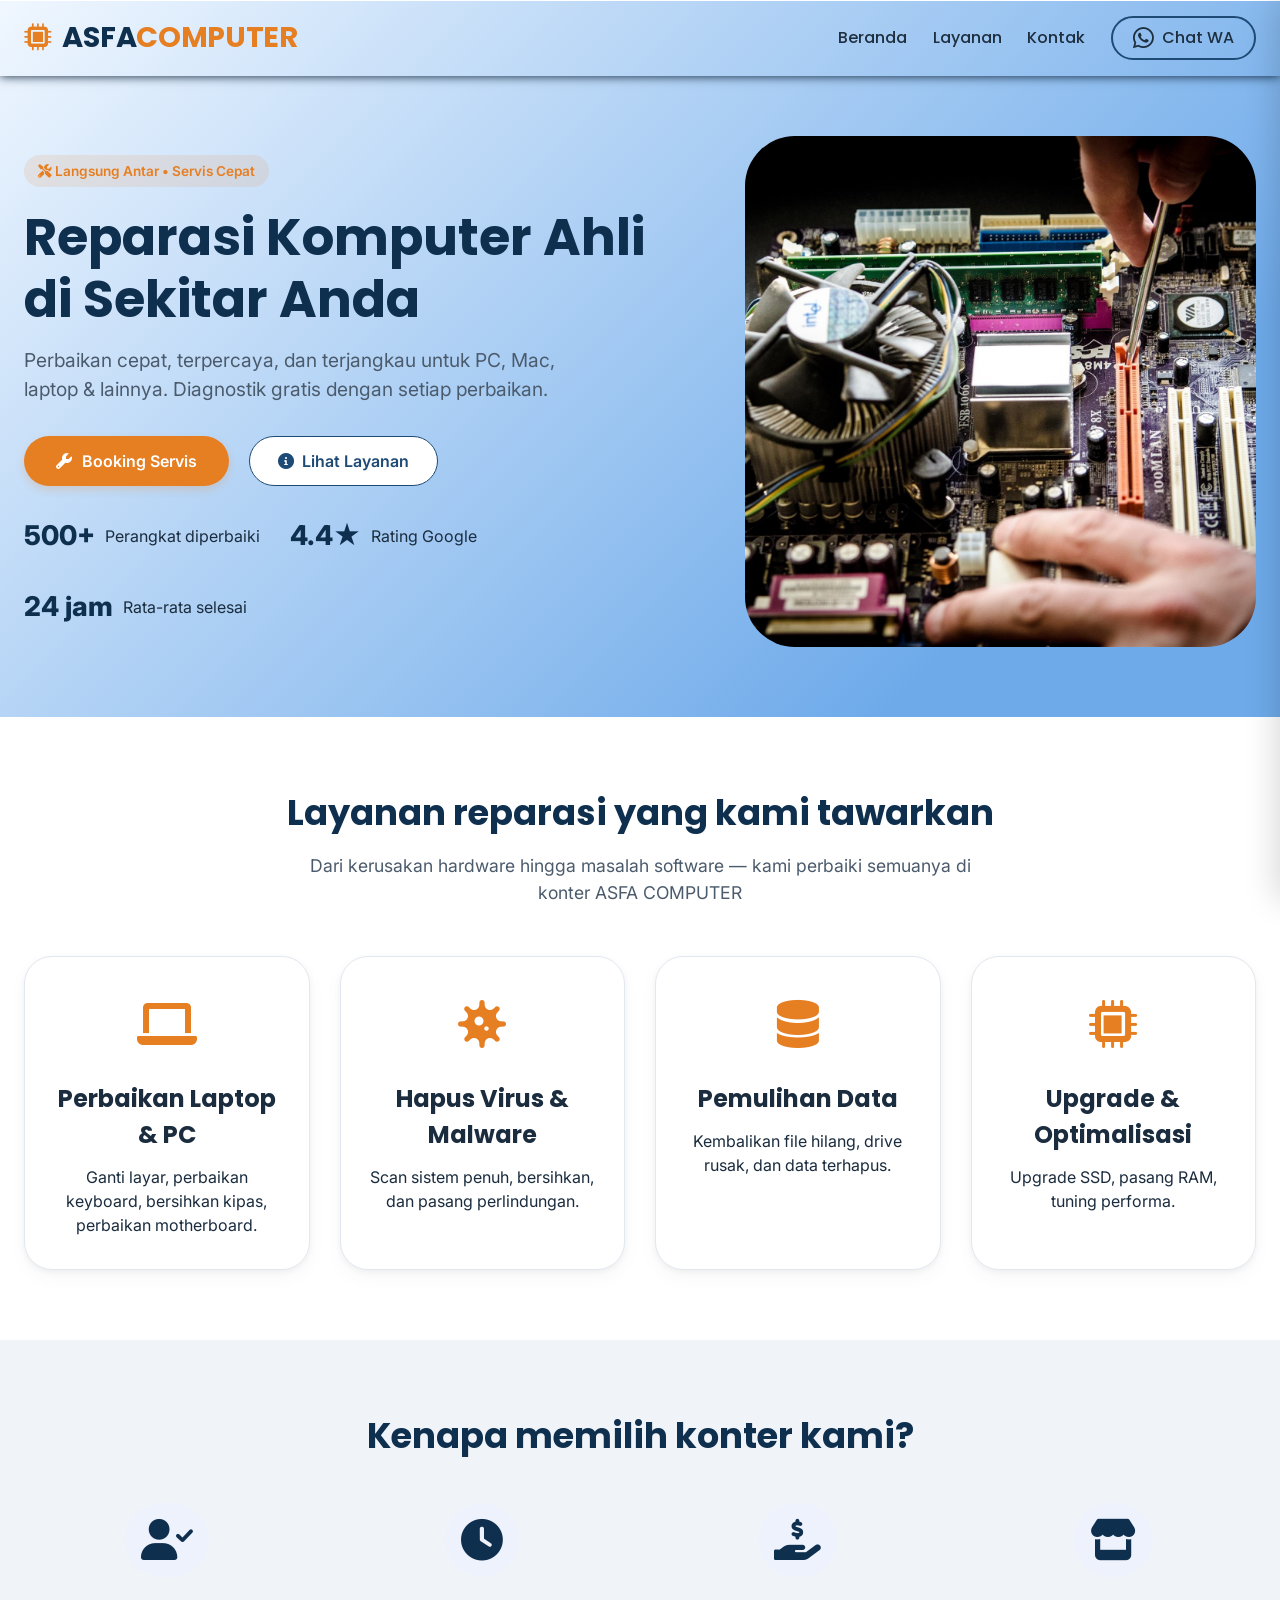
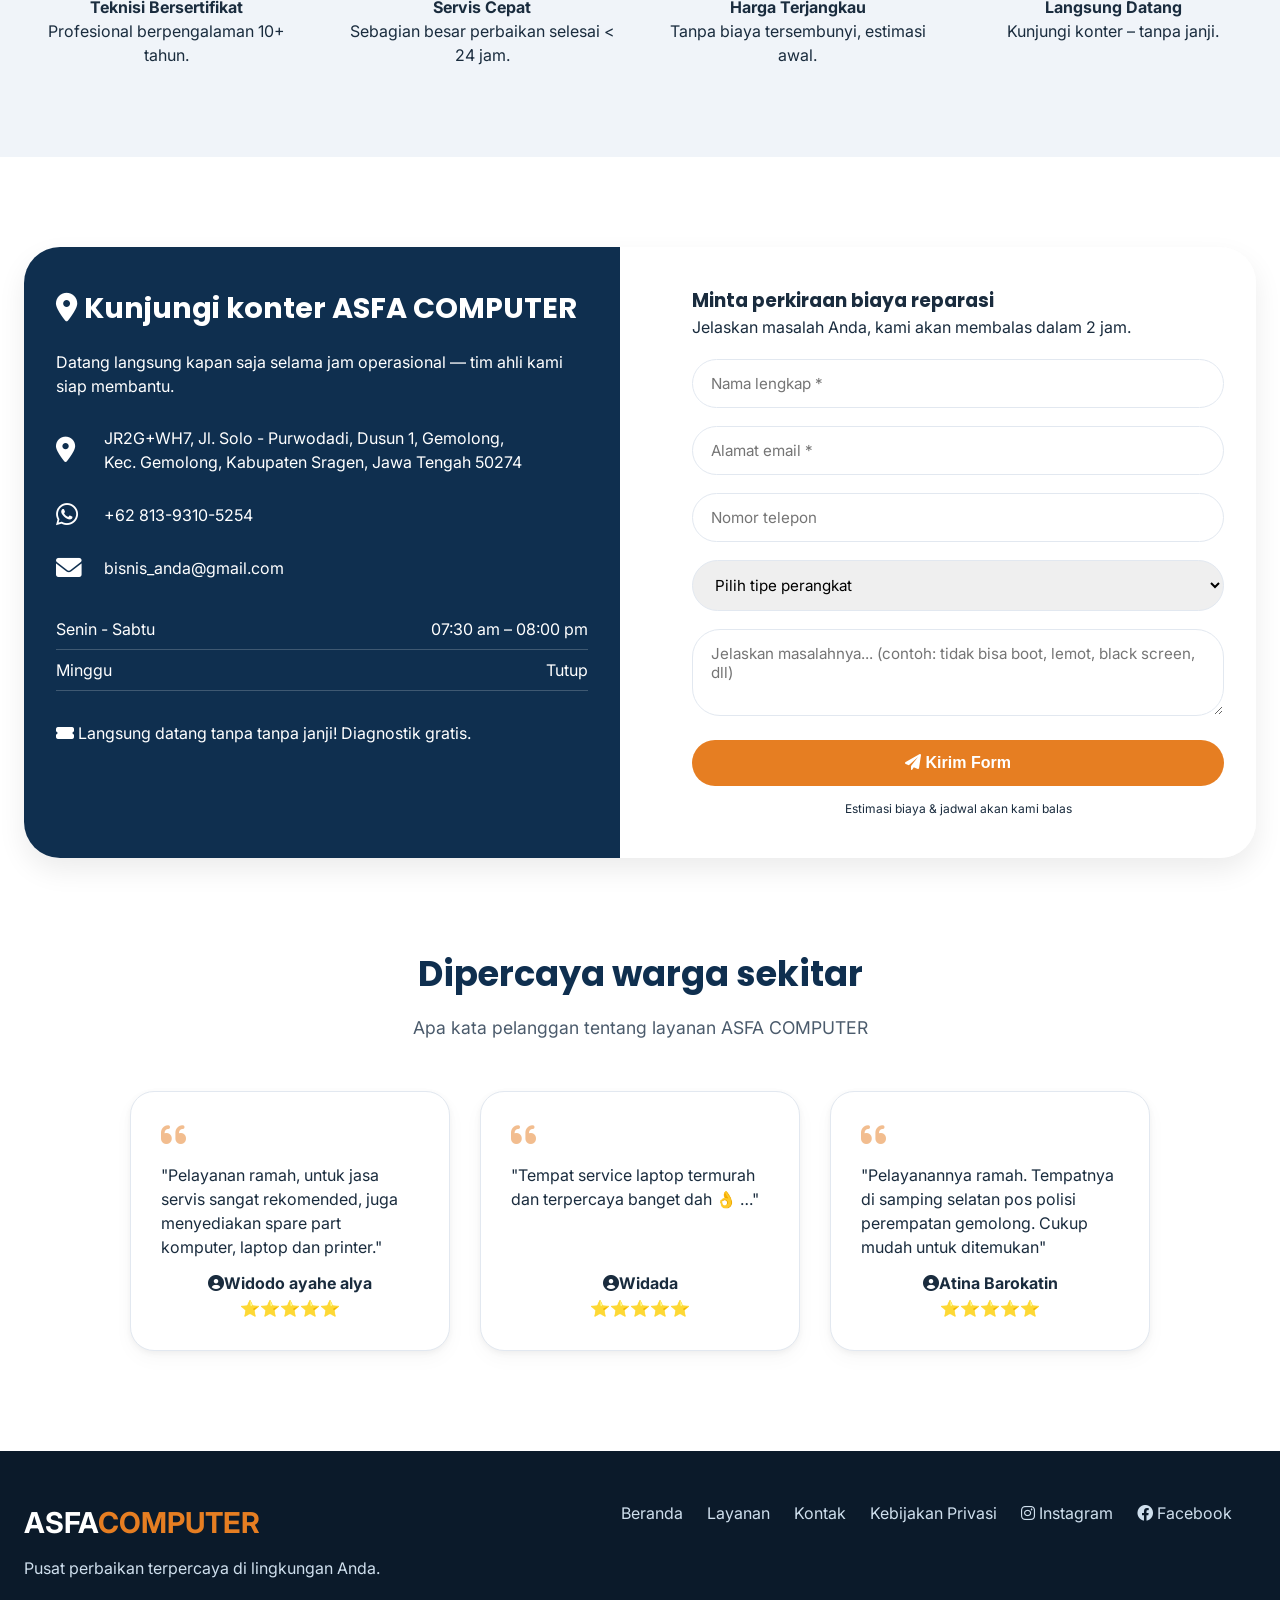
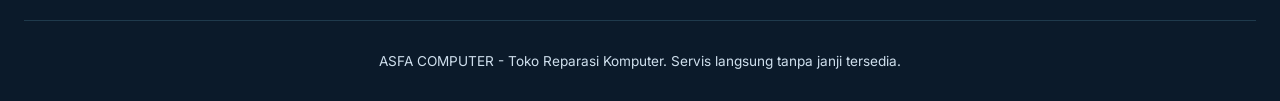
<file: index.html>
<!DOCTYPE html>
<html lang="id">
<head>
  <meta charset="UTF-8">
  <meta name="viewport" content="width=device-width, initial-scale=1.0, user-scalable=yes">
  
  <!-- ================================================================== -->
  <!-- SEO META TAGS - Krusial untuk peringkat di Google & mesin pencari  -->
  <!-- ================================================================== -->
  <title>ASFA COMPUTER | Reparasi Komputer Profesional di Gemolong</title>
  <link rel="icon" href="../assets/asfa_logo_clean.png">

  <meta property="og:type" content="website">
  <meta property="og:url" content="https://asfacomputer.vercel.app/">
  <meta property="og:title" content="ASFA COMPUTER | Reparasi Komputer Profesional di Gemolong">
  <meta property="og:description" content="Servis laptop, PC, Mac, pemulihan data, upgrade SSD/RAM. Gratis diagnostik. Walk-in welcome!">
  <meta property="og:image" content="https://asfacomputer.vercel.app/assets/computer_reparation.jpg">

  <meta name="twitter:card" content="summary_large_image">
<meta name="twitter:title" content="ASFA COMPUTER | Reparasi Komputer Profesional di Gemolong">
<meta name="twitter:description" content="Servis laptop, PC, Mac, pemulihan data, upgrade SSD/RAM. Gratis diagnostik. Walk-in welcome!">
<meta name="twitter:image" content="https://asfacomputer.vercel.app/assets/computer_reparation.jpg">



  <!-- Font Awesome 6 -->
  <link rel="stylesheet" href="https://cdnjs.cloudflare.com/ajax/libs/font-awesome/6.0.0-beta3/css/all.min.css">
  <!-- Google Fonts -->
  <link href="https://fonts.googleapis.com/css2?family=Inter:opsz,wght@14..32,300;400;500;600;700&family=Poppins:wght@500;600;700&display=swap" rel="stylesheet">
  
  <link rel="stylesheet" href="./src/style.css">
  <!-- api -->

</head>
<body>

<!-- ================================================================== -->
<!-- HEADER dengan HAMBURGER BUTTON untuk mobile                         -->
<!-- ================================================================== -->
<header class="header">
  <div class="container-0">
    <div class="navbar">
      <div class="logo">
        <i class="fas fa-microchip"></i> ASFA<span>COMPUTER</span>
      </div>
      
      <!-- Desktop Navigation -->
      <div class="nav-links">
        <a class = "nav" href="#home">Beranda</a>
        <a class = "nav" href="#services">Layanan</a>
        <a class = "nav" href="#contact">Kontak</a>
        
        <a href="https://wa.me/6281393105254?text=Halo%20ASFA%20COMPUTER%2C%20saya%20ingin%20..." target="blank" class="btn-outline-call"><i class="fab fa-whatsapp wa"></i>Chat WA</a>
      </div>
      
      <!-- Hamburger Button (Mobile Only) -->
      <button class="hamburger" id="hamburgerBtn" aria-label="Menu">
        <span></span>
        <span></span>
        <span></span>
      </button>
    </div>
  </div>
</header>

<!-- Mobile Navigation Menu -->
<div class="mobile-nav" id="mobileNav">
  <a href="#home" class="mobile-nav-link">Beranda</a>
  <a href="#services" class="mobile-nav-link">Layanan</a>
  <a href="#contact" class="mobile-nav-link">Kontak</a>
  <div class="wa-mobile-icon">
  <a href="https://wa.me/6281393105254?text=Halo%20ASFA%20COMPUTER%2C%20saya%20ingin" target="blank" class="btn-outline-call-mobile" id="mobileCallBtn"><i class="fab fa-whatsapp wa icon-wa"></i>Chat WA</a>
  </div>
</div>

<!-- Overlay -->
<div class="menu-overlay" id="menuOverlay"></div>

<main>
  <!-- Hero Section -->
  <section id="home" class="hero">
    <div class="container hero-grid">
      <div class="hero-content">
        <div class="hero-badge"><i class="fas fa-tools"></i> Langsung Antar • Servis Cepat</div>
        <h1>Reparasi Komputer Ahli <br> di Sekitar Anda</h1>
        <p>Perbaikan cepat, terpercaya, dan terjangkau untuk PC, Mac, laptop & lainnya. Diagnostik gratis dengan setiap perbaikan.</p>
        <div class="hero-actions">
          <a href="#contact" class="btn-primary"><i class="fas fa-wrench"></i> Booking Servis</a>
          <a href="#services" class="btn-secondary"><i class="fas fa-info-circle"></i> Lihat Layanan</a>
        </div>
        <div class="hero-stats">
          <div class="stat-item"><span class="stat-number">500+</span> <span>Perangkat diperbaiki</span></div>
          <div class="stat-item"><span class="stat-number">4.4★</span> <span>Rating Google</span></div>
          <div class="stat-item"><span class="stat-number">24 jam</span> <span>Rata-rata selesai</span></div>
        </div>
      </div>
      <div class="hero-image">
        <div>
        <img src="./assets/computer_reparation.jpg" alt="Computer Repair">
        </div>
      </div>
    </div>
  </section>

  <!-- hero section mobile -->

  
  <section id="home" class="hero-mobile">
    <div class="container hero-grid">
      <div class="hero-content">
        <div class="hero-badge"><i class="fas fa-tools"></i> Langsung Antar • Servis Cepat</div>
        <h1>Reparasi Komputer Ahli <br> di Sekitar Anda</h1>
        <p>Perbaikan cepat, terpercaya, dan terjangkau untuk PC, Mac, laptop & lainnya. Diagnostik gratis dengan setiap perbaikan.</p>
        <div class="hero-image">
          <div>
          <img src="../assets/computer_reparation.jpg" alt="Computer Repair">
          </div>
        </div>
        <div class="hero-actions">
          <a href="#contact" class="btn-primary"><i class="fas fa-wrench"></i> Booking Servis</a>
          <a href="#services" class="btn-secondary"><i class="fas fa-info-circle"></i> Lihat Layanan</a>
        </div>
        <div class="hero-stats">
          <div class="stat-item"><span class="stat-number">500+</span> <span>Perangkat diperbaiki</span></div>
          <div class="stat-item"><span class="stat-number">4.9★</span> <span>Rating Google</span></div>
          <div class="stat-item"><span class="stat-number">24 jam</span> <span>Rata-rata selesai</span></div>
        </div>
      </div>
    </div>
  </section>


  <!-- Services Section -->
  <section id="services">
    <div class="container">
      <h2 class="section-title">Layanan reparasi yang kami tawarkan</h2>
      <div class="section-sub">Dari kerusakan hardware hingga masalah software — kami perbaiki semuanya di konter ASFA COMPUTER</div>
      <div class="services-grid">
        <div class="service-card">
          <div class="service-icon"><i class="fas fa-laptop"></i></div>
          <h3>Perbaikan Laptop & PC</h3>
          <p>Ganti layar, perbaikan keyboard, bersihkan kipas, perbaikan motherboard.</p>
        </div>
        <div class="service-card">
          <div class="service-icon"><i class="fas fa-virus"></i></div>
          <h3>Hapus Virus & Malware</h3>
          <p>Scan sistem penuh, bersihkan, dan pasang perlindungan.</p>
        </div>
        <div class="service-card">
          <div class="service-icon"><i class="fas fa-database"></i></div>
          <h3>Pemulihan Data</h3>
          <p>Kembalikan file hilang, drive rusak, dan data terhapus.</p>
        </div>
        <div class="service-card">
          <div class="service-icon"><i class="fas fa-microchip"></i></div>
          <h3>Upgrade & Optimalisasi</h3>
          <p>Upgrade SSD, pasang RAM, tuning performa.</p>

        </div>
      </div>
    </div>
  </section>

  <!-- Why Choose Us -->
  <section style="background: var(--gray-bg);">
    <div class="container">
      <h2 class="section-title">Kenapa memilih konter kami?</h2>
      <div class="whyus-grid">
        <div class="reason"><i class="fas fa-user-check"></i><h4>Teknisi Bersertifikat</h4><p>Profesional berpengalaman 10+ tahun.</p></div>
        <div class="reason"><i class="fas fa-clock"></i><h4>Servis Cepat</h4><p>Sebagian besar perbaikan selesai < 24 jam.</p></div>
        <div class="reason"><i class="fas fa-hand-holding-usd"></i><h4>Harga Terjangkau</h4><p>Tanpa biaya tersembunyi, estimasi awal.</p></div>
        <div class="reason"><i class="fas fa-store"></i><h4>Langsung Datang</h4><p>Kunjungi konter – tanpa janji.</p></div>
      </div>
    </div>
  </section>

  <!-- Contact & Location -->
  <section id="contact">
    <div class="container">
      <div class="contact-row">
        <div class="contact-info">
          <h3><i class="fas fa-map-marker-alt"></i> Kunjungi konter ASFA COMPUTER</h3>
          <p>Datang langsung kapan saja selama jam operasional — tim ahli kami siap membantu.</p>
          <a class = "addres" href="https://maps.app.goo.gl/Fgyykziy1ZP6LN6L7" target="_blank"><div class="info-detail"><i class="fas fa-location-dot"></i> <span>JR2G+WH7, Jl. Solo - Purwodadi, Dusun 1, Gemolong,<br> Kec. Gemolong, Kabupaten Sragen, Jawa Tengah 50274</span></div></a>
          <a href="https://wa.me/6281393105254?text=Halo%20ASFA%20COMPUTER%2C%20saya%20ingin" class="addres" target="_blank">
          <div class="info-detail"><i class="fab fa-whatsapp"></i> <span>+62 813-9310-5254</span></div>
          </a>
          <div class="info-detail"><i class="fas fa-envelope"></i> <span>bisnis_anda@gmail.com</span></div>
          <div class="hours-list">
            <li ><span>Senin - Sabtu</span>
              
              <span>07:30 am – 08:00 pm</span></li>
            <li><span>Minggu</span><span>Tutup</span></li>
          </div>
          <div style="margin-top: 30px;"><i class="fas fa-ticket-alt"></i> Langsung datang tanpa tanpa janji! Diagnostik gratis.</div>
        </div>
        <div class="contact-form">
          <h3>Minta perkiraan biaya reparasi</h3>
          <p style="margin-bottom: 20px;">Jelaskan masalah Anda, kami akan membalas dalam 2 jam.</p>
          <form id="repairForm" action="https://formspree.io/f/meewwjjy" method="post" target="blank">
            <div class="form-group"><input type="text" placeholder="Nama lengkap *" id="name" name="nama" required></div>
            <div class="form-group"><input type="email" placeholder="Alamat email *" id="email" name="email" required></div>
            <div class="form-group"><input type="tel" placeholder="Nomor telepon" id="phone" name="telepon"></div>
            <div class="form-group">
              <select id="device" name="perangkat">
                <option value="">Pilih tipe perangkat</option>
                <option>Laptop (Windows)</option>
                <option>MacBook / iMac</option>
                <option>PC Desktop</option>
                <option>Printer</option>
                <option>Beli Accecories</option>
                <option>Lainnya</option>
              </select>
            </div>
            <div class="form-group"><textarea rows="3" placeholder="Jelaskan masalahnya... (contoh: tidak bisa boot, lemot, black screen, dll)" id="issue" name="issue"></textarea></div>
            <button type="submit" class="btn-submit"><i class="fas fa-paper-plane"></i> Kirim Form</button>
            <p style="font-size: 12px; margin-top: 14px; text-align: center;">Estimasi biaya & jadwal akan kami balas</p>
          </form>
        </div>
      </div>
    </div>
  </section>

  <!-- Testimonials -->
  <section style="padding-top: 20px;">
    <div class="container">
      <h2 class="section-title">Dipercaya warga sekitar</h2>
      <div class="section-sub">Apa kata pelanggan tentang layanan ASFA COMPUTER</div>
      <div class="testimonial-grid">
        <div class="testi-card"><i class="fas fa-quote-left"></i><p>"Pelayanan ramah, untuk jasa servis sangat rekomended, juga menyediakan spare part komputer, laptop dan printer."</p><div class="client"> <strong><i class="fas fa-user-circle"></i>Widodo ayahe alya</strong> <span>⭐⭐⭐⭐⭐</span></div></div>
        <div class="testi-card"><i class="fas fa-quote-left"></i><p>"Tempat service laptop termurah dan terpercaya banget dah 👌 …"</p><div class="client"> <strong><i class="fas fa-user-circle"></i>Widada</strong> <span>⭐⭐⭐⭐⭐</span></div></div>
        <div class="testi-card"><i class="fas fa-quote-left"></i><p>"Pelayanannya ramah. Tempatnya di samping selatan pos polisi perempatan gemolong. Cukup mudah untuk ditemukan"</p><div class="client"> <strong><i class="fas fa-user-circle"></i>Atina Barokatin</strong> <span>⭐⭐⭐⭐⭐</span></div></div>
        
      </div>
      
    </div>
  </section>
</main>

<footer class="footer">
  <div class="container">
    <div class="footer-inner">
      <div><div class="footer-logo">ASFA<span>COMPUTER</span></div><p style="margin-top: 12px;">Pusat perbaikan terpercaya di lingkungan Anda.</p></div>
      <div class="footer-links"><a href="#home">Beranda</a><a href="#services">Layanan</a><a href="#contact">Kontak</a><a href="#">Kebijakan Privasi</a><a href="#"><i class="fab fa-instagram"></i> Instagram</a><a href="#"><i class="fab fa-facebook"></i> Facebook</a></div>
    </div>
    <div class="copyright">ASFA COMPUTER - Toko Reparasi Komputer. Servis langsung tanpa janji tersedia.</div>
  </div>
</footer>

<script src="./src/script.js"></script>
</body>
</html>
</file>
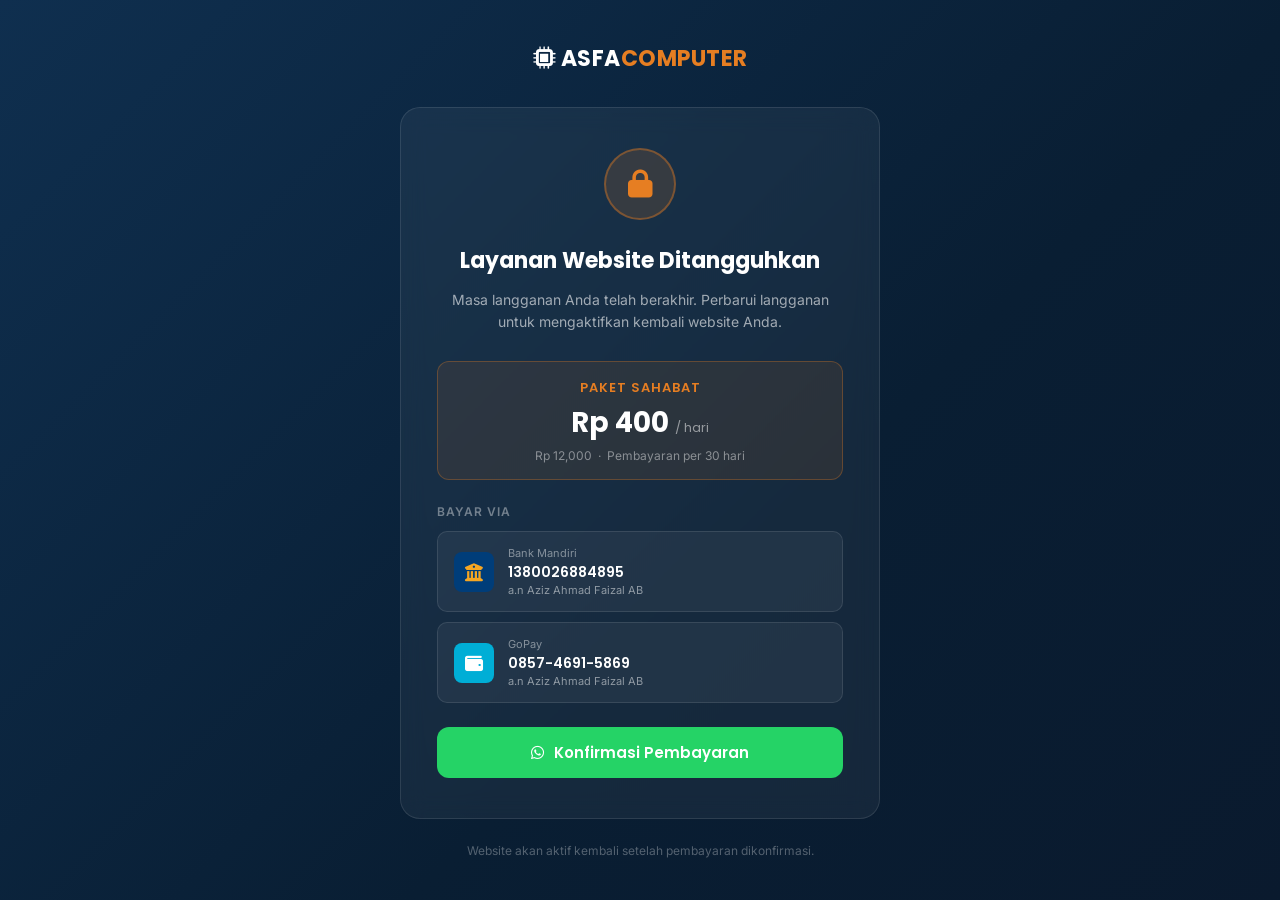
<file: api/index.html>
<!DOCTYPE html>
<html lang="id">
<head>
  <meta charset="UTF-8">
  <meta name="viewport" content="width=device-width, initial-scale=1.0">
  <title>Layanan Ditangguhkan — ASFA COMPUTER</title>
  <link rel="icon" href="../assets/asfa_logo_clean.png">
  <link rel="stylesheet" href="https://cdnjs.cloudflare.com/ajax/libs/font-awesome/6.0.0-beta3/css/all.min.css">
  <link href="https://fonts.googleapis.com/css2?family=Inter:wght@300;400;500;600&family=Poppins:wght@500;600;700&display=swap" rel="stylesheet">
  <style>
    * { margin: 0; padding: 0; box-sizing: border-box; }

    body {
      font-family: 'Inter', sans-serif;
      background: linear-gradient(135deg, #0f2f4f 0%, #091e33 60%, #0a1a2e 100%);
      min-height: 100vh;
      display: flex;
      flex-direction: column;
      align-items: center;
      justify-content: center;
      padding: 24px;
      color: #fff;
    }

    .logo {
      font-family: 'Poppins', sans-serif;
      font-size: 22px;
      font-weight: 700;
      color: #fff;
      margin-bottom: 32px;
      letter-spacing: 0.5px;
    }

    .logo span { color: #e67e22; }

    .card {
      background: rgba(255, 255, 255, 0.05);
      border: 1px solid rgba(255, 255, 255, 0.1);
      border-radius: 20px;
      padding: 40px 36px;
      max-width: 480px;
      width: 100%;
      text-align: center;
      backdrop-filter: blur(12px);
    }

    .icon-wrap {
      width: 72px;
      height: 72px;
      background: rgba(230, 126, 34, 0.15);
      border: 2px solid rgba(230, 126, 34, 0.4);
      border-radius: 50%;
      display: flex;
      align-items: center;
      justify-content: center;
      margin: 0 auto 24px;
    }

    .icon-wrap i {
      font-size: 28px;
      color: #e67e22;
    }

    h1 {
      font-family: 'Poppins', sans-serif;
      font-size: 22px;
      font-weight: 700;
      margin-bottom: 12px;
      color: #fff;
    }

    .subtitle {
      font-size: 14px;
      color: rgba(255,255,255,0.6);
      line-height: 1.6;
      margin-bottom: 28px;
    }

    .package-box {
      background: rgba(230, 126, 34, 0.1);
      border: 1px solid rgba(230, 126, 34, 0.3);
      border-radius: 12px;
      padding: 16px 20px;
      margin-bottom: 24px;
    }

    .package-name {
      font-family: 'Poppins', sans-serif;
      font-size: 13px;
      font-weight: 600;
      color: #e67e22;
      text-transform: uppercase;
      letter-spacing: 1px;
      margin-bottom: 4px;
    }

    .package-price {
      font-family: 'Poppins', sans-serif;
      font-size: 28px;
      font-weight: 700;
      color: #fff;
    }

    .package-price span {
      font-size: 13px;
      font-weight: 400;
      color: rgba(255,255,255,0.5);
    }

    .package-note {
      font-size: 12px;
      color: rgba(255,255,255,0.45);
      margin-top: 4px;
    }

    .divider {
      text-align: left;
      font-size: 12px;
      font-weight: 600;
      color: rgba(255,255,255,0.4);
      text-transform: uppercase;
      letter-spacing: 1px;
      margin-bottom: 12px;
    }

    .payment-methods {
      display: flex;
      flex-direction: column;
      gap: 10px;
      margin-bottom: 24px;
    }

    .payment-item {
      background: rgba(255,255,255,0.05);
      border: 1px solid rgba(255,255,255,0.1);
      border-radius: 10px;
      padding: 14px 16px;
      display: flex;
      align-items: center;
      gap: 14px;
      text-align: left;
    }

    .payment-icon {
      width: 40px;
      height: 40px;
      border-radius: 8px;
      display: flex;
      align-items: center;
      justify-content: center;
      flex-shrink: 0;
      font-size: 18px;
    }

    .mandiri-icon { background: #003d79; color: #f5a623; }
    .gopay-icon   { background: #00aed6; color: #fff; }

    .payment-label {
      font-size: 11px;
      color: rgba(255,255,255,0.45);
      margin-bottom: 2px;
    }

    .payment-number {
      font-family: 'Poppins', sans-serif;
      font-size: 14px;
      font-weight: 600;
      color: #fff;
    }

    .payment-name {
      font-size: 11px;
      color: rgba(255,255,255,0.5);
    }

    .btn-wa {
      display: flex;
      align-items: center;
      justify-content: center;
      gap: 10px;
      background: #25D366;
      color: #fff;
      text-decoration: none;
      font-family: 'Poppins', sans-serif;
      font-size: 15px;
      font-weight: 600;
      padding: 14px 24px;
      border-radius: 12px;
      width: 100%;
      transition: background 0.2s;
    }

    .btn-wa:hover { background: #1ebe5a; }

    .footer-note {
      margin-top: 24px;
      font-size: 12px;
      color: rgba(255,255,255,0.3);
    }

    @media (max-width: 480px) {
      .card { padding: 28px 20px; }
      h1 { font-size: 18px; }
      .package-price { font-size: 24px; }
    }
  </style>
</head>
<body>

  <div class="logo"><i class="fas fa-microchip"></i> ASFA<span>COMPUTER</span></div>

  <div class="card">
    <div class="icon-wrap">
      <i class="fas fa-lock"></i>
    </div>

    <h1>Layanan Website Ditangguhkan</h1>
    <p class="subtitle">Masa langganan Anda telah berakhir. Perbarui langganan untuk mengaktifkan kembali website Anda.</p>

    <div class="package-box">
      <div class="package-name">Paket Sahabat</div>
      <div class="package-price">Rp 400 <span>/ hari</span></div>
      <div class="package-note">Rp 12,000 &nbsp;·&nbsp; Pembayaran per 30 hari</div>
    </div>

    <div class="divider">Bayar via</div>

    <div class="payment-methods">
      <div class="payment-item">
        <div class="payment-icon mandiri-icon"><i class="fas fa-university"></i></div>
        <div>
          <div class="payment-label">Bank Mandiri</div>
          <div class="payment-number">1380026884895</div>
          <div class="payment-name">a.n Aziz Ahmad Faizal AB</div>
        </div>
      </div>

      <div class="payment-item">
        <div class="payment-icon gopay-icon"><i class="fas fa-wallet"></i></div>
        <div>
          <div class="payment-label">GoPay</div>
          <div class="payment-number">0857-4691-5869</div>
          <div class="payment-name">a.n Aziz Ahmad Faizal AB</div>
        </div>
      </div>
    </div>

    <a href="https://wa.me/6285746915869?text=Halo%2C%20saya%20ingin%20konfirmasi%20pembayaran%20langganan%20website%20ASFA%20COMPUTER." class="btn-wa" target="_blank">
      <i class="fab fa-whatsapp"></i> Konfirmasi Pembayaran
    </a>
  </div>

  <p class="footer-note">Website akan aktif kembali setelah pembayaran dikonfirmasi.</p>

</body>
</html>
</file>
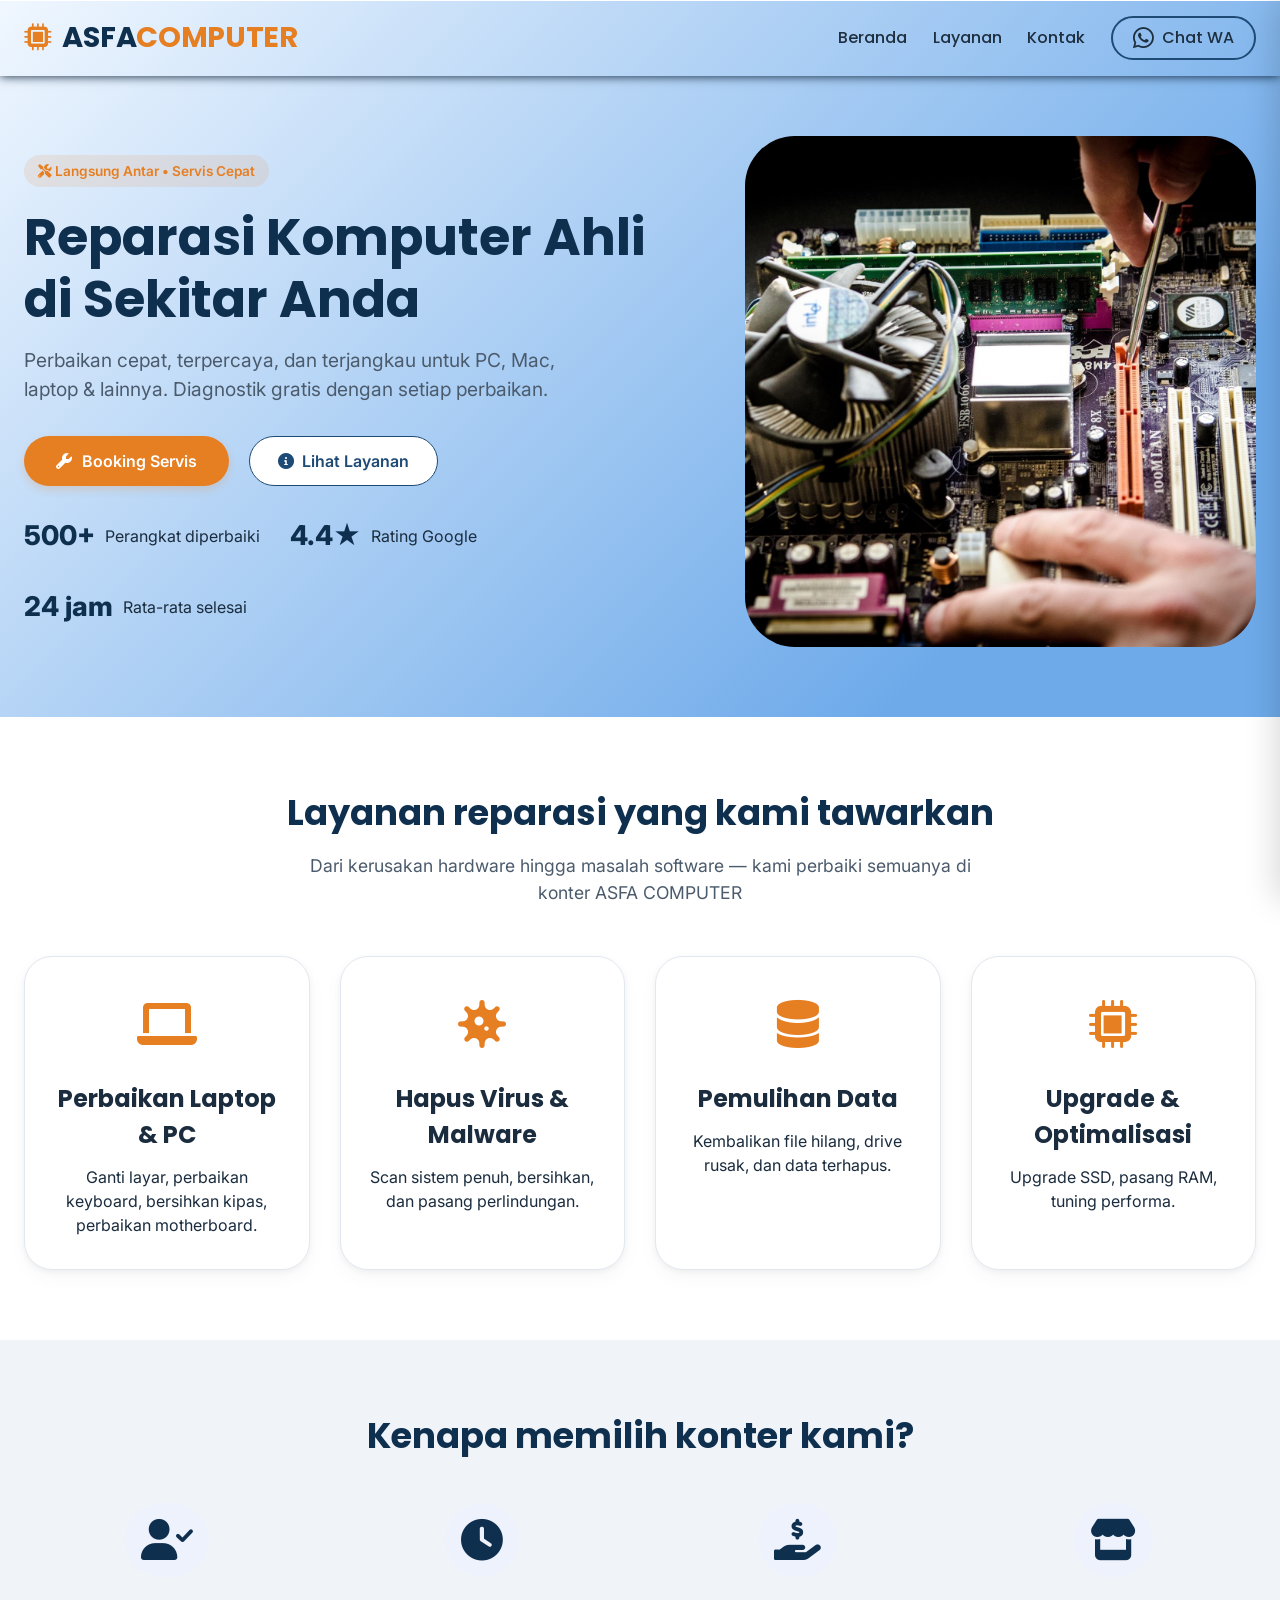
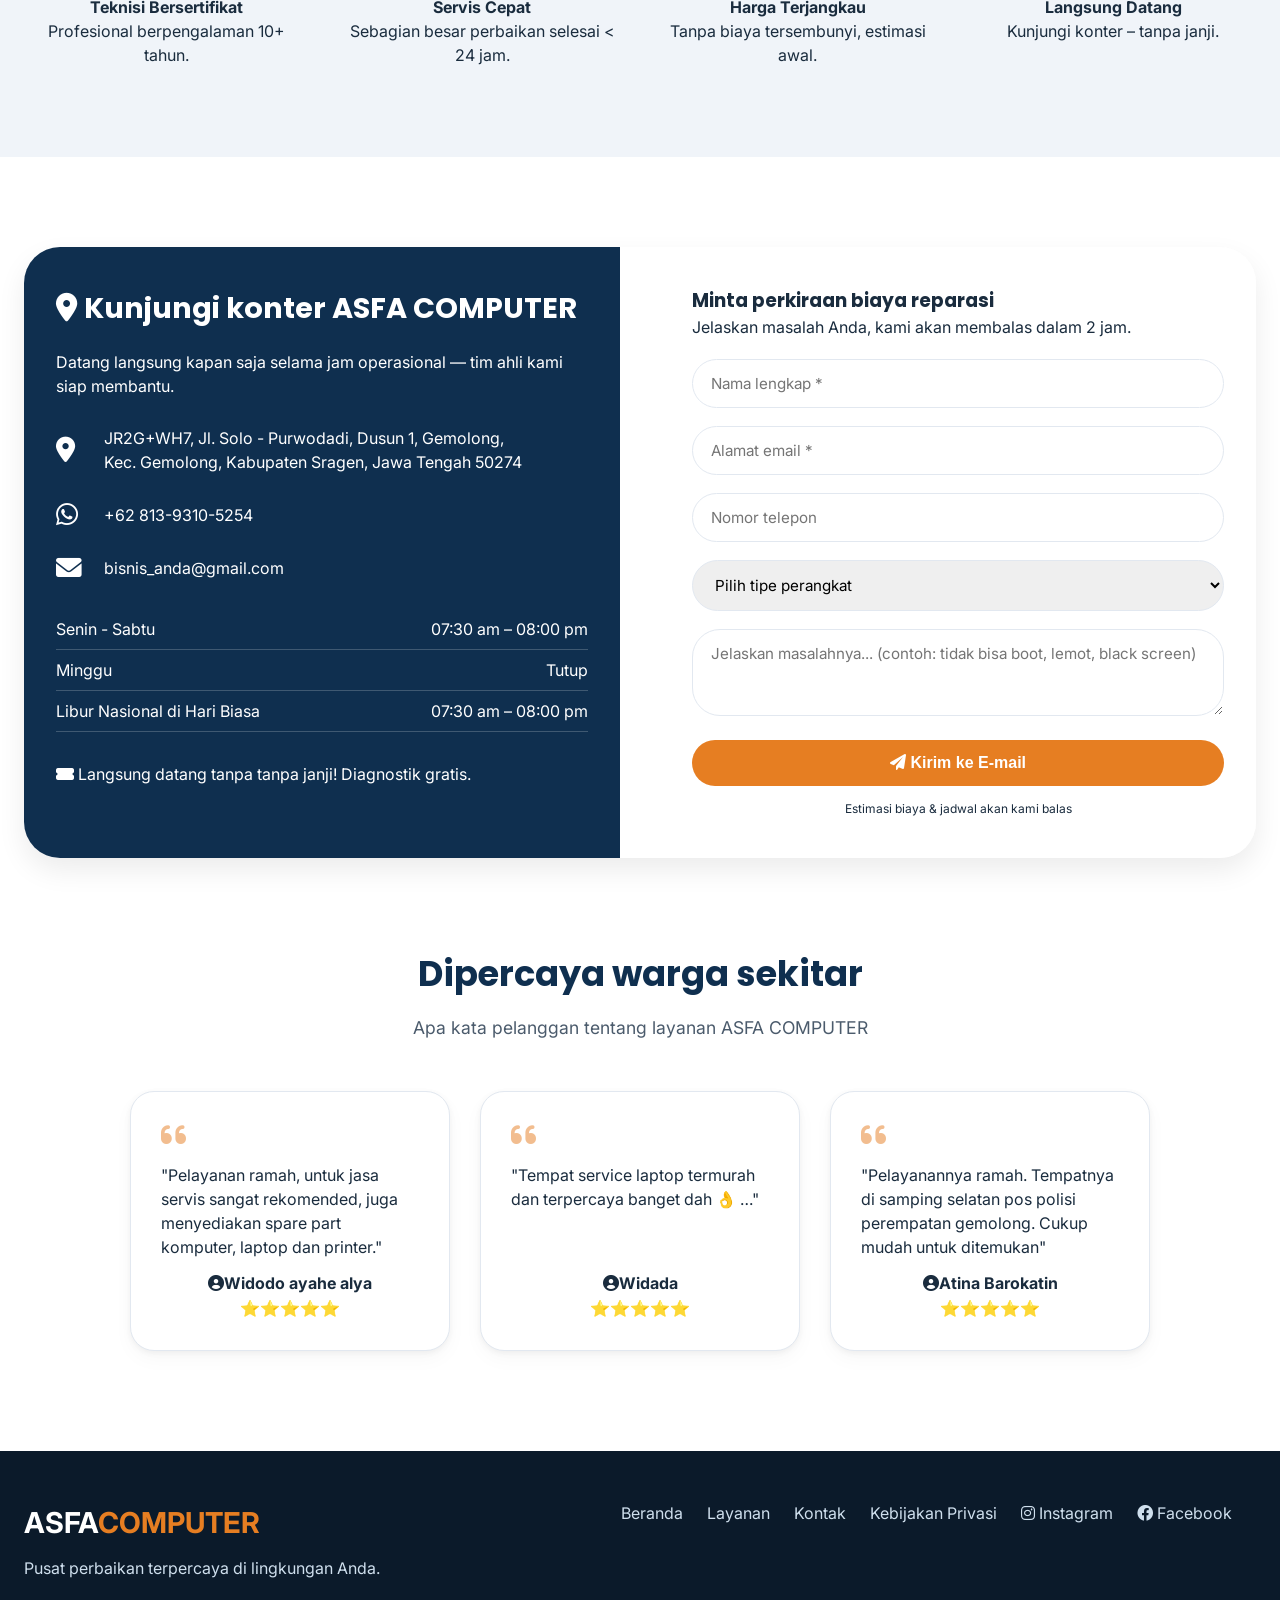
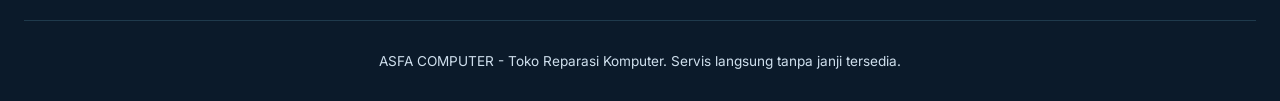
<file: src/index.html>
<!DOCTYPE html>
<html lang="id">
<head>
  <meta charset="UTF-8">
  <meta name="viewport" content="width=device-width, initial-scale=1.0, user-scalable=yes">
  
  <!-- ================================================================== -->
  <!-- SEO META TAGS - Krusial untuk peringkat di Google & mesin pencari  -->
  <!-- ================================================================== -->
  <title>ASFA COMPUTER | Reparasi Komputer Profesional di Gemolong</title>
  <link rel="icon" href="../assets/asfa_logo_clean.png">
  <meta name="description" content="ASFA COMPUTER - Reparasi komputer profesional di Gemolong. Servis laptop, PC, Mac, pemulihan data, upgrade SSD/RAM. Gratis diagnostik, harga terjangkau. Langsung antar tanpa janji. ⭐ 4.9 rating.">
  <meta name="keywords" content="reparasi komputer, service laptop jakarta, perbaikan pc, toko komputer, ASHFACOMP, perbaikan laptop, pemulihan data jakarta, upgrade ssd, virus removal">
  <meta name="author" content="ASFA COMPUTER">
  <meta name="robots" content="index, follow">
  <meta name="googlebot" content="index, follow">
  <meta name="language" content="Indonesian">
  <meta name="geo.region" content="ID-JK">
  <meta name="geo.placename" content="Gemolong Sragen">
  <meta name="geo.position" content="-6.200000;106.816666">
  <meta name="ICBM" content="-6.200000, 106.816666">
  
  <link rel="canonical" href="https://www.asfa_computer.vercel.com/">
  
  <!-- Open Graph / Facebook -->
  <meta property="og:type" content="website">
  <meta property="og:url" content="https://www.asfa_computer.vercel.com/">
  <meta property="og:title" content="ASFA COMPUTER | Reparasi Komputer Profesional di Gemolong">
  <meta property="og:description" content="Servis laptop, PC, Mac, pemulihan data, upgrade SSD/RAM. Gratis diagnostik. Walk-in welcome! ⭐ 4.9 dari 500+ pelanggan.">
  <meta property="og:image" content="https://www.asfa_computer.vercel.jpg">
  <meta property="og:image:alt" content="ASFA COMPUTER Counter Repair Computer">
  <meta property="og:locale" content="id_ID">
  
  <!-- Twitter Card -->
  <meta name="twitter:card" content="summary_large_image">
  <meta name="twitter:title" content="ASFA COMPUTER | Reparasi Komputer Gemolong">
  <meta name="twitter:description" content="Servis cepat dan terjangkau. Diagnostik gratis. Datang langsung ke konter kami!">
  <meta name="twitter:image" content="https://www.asfa_computer.vercel.com/twitter-image.jpg">
  

  <!-- Font Awesome 6 -->
  <link rel="stylesheet" href="https://cdnjs.cloudflare.com/ajax/libs/font-awesome/6.0.0-beta3/css/all.min.css">
  <!-- Google Fonts -->
  <link href="https://fonts.googleapis.com/css2?family=Inter:opsz,wght@14..32,300;400;500;600;700&family=Poppins:wght@500;600;700&display=swap" rel="stylesheet">
  
  <link rel="stylesheet" href="style.css">
  <!-- api -->

</head>
<body>

<!-- ================================================================== -->
<!-- HEADER dengan HAMBURGER BUTTON untuk mobile                         -->
<!-- ================================================================== -->
<header class="header">
  <div class="container">
    <div class="navbar">
      <div class="logo">
        <i class="fas fa-microchip"></i> ASFA<span>COMPUTER</span>
      </div>
      
      <!-- Desktop Navigation -->
      <div class="nav-links">
        <a class = "nav" href="#home">Beranda</a>
        <a class = "nav" href="#services">Layanan</a>
        <a class = "nav" href="#contact">Kontak</a>
        
        <a href="https://wa.me/6281393105254?text=Halo%20ASFA%20COMPUTER%2C%20saya%20ingin%20booking%20servis" target="blank" class="btn-outline-call"><i class="fab fa-whatsapp wa"></i>Chat WA</a>
      </div>
      
      <!-- Hamburger Button (Mobile Only) -->
      <button class="hamburger" id="hamburgerBtn" aria-label="Menu">
        <span></span>
        <span></span>
        <span></span>
      </button>
    </div>
  </div>
</header>

<!-- Mobile Navigation Menu -->
<div class="mobile-nav" id="mobileNav">
  <a href="#home" class="mobile-nav-link">Beranda</a>
  <a href="#services" class="mobile-nav-link">Layanan</a>
  <a href="#contact" class="mobile-nav-link">Kontak</a>
  <div class="wa-mobile-icon">
  <a href="https://wa.me/6281393105254?text=Halo%20ASFA%20COMPUTER%2C%20saya%20ingin%20booking%20servis" target="blank" class="btn-outline-call-mobile" id="mobileCallBtn"><i class="fab fa-whatsapp wa icon-wa"></i>Chat WA</a>
  </div>
</div>

<!-- Overlay -->
<div class="menu-overlay" id="menuOverlay"></div>

<main>
  <!-- Hero Section -->
  <section id="home" class="hero">
    <div class="container hero-grid">
      <div class="hero-content">
        <div class="hero-badge"><i class="fas fa-tools"></i> Langsung Antar • Servis Cepat</div>
        <h1>Reparasi Komputer Ahli <br> di Sekitar Anda</h1>
        <p>Perbaikan cepat, terpercaya, dan terjangkau untuk PC, Mac, laptop & lainnya. Diagnostik gratis dengan setiap perbaikan.</p>
        <div class="hero-actions">
          <a href="#contact" class="btn-primary"><i class="fas fa-wrench"></i> Booking Servis</a>
          <a href="#services" class="btn-secondary"><i class="fas fa-info-circle"></i> Lihat Layanan</a>
        </div>
        <div class="hero-stats">
          <div class="stat-item"><span class="stat-number">500+</span> <span>Perangkat diperbaiki</span></div>
          <div class="stat-item"><span class="stat-number">4.4★</span> <span>Rating Google</span></div>
          <div class="stat-item"><span class="stat-number">24 jam</span> <span>Rata-rata selesai</span></div>
        </div>
      </div>
      <div class="hero-image">
        <div>
        <img src="../assets/computer_reparation.jpg" alt="Computer Repair">
        </div>
      </div>
    </div>
  </section>

  <!-- hero section mobile -->

  
  <section id="home" class="hero-mobile">
    <div class="container hero-grid">
      <div class="hero-content">
        <div class="hero-badge"><i class="fas fa-tools"></i> Langsung Antar • Servis Cepat</div>
        <h1>Reparasi Komputer Ahli <br> di Sekitar Anda</h1>
        <p>Perbaikan cepat, terpercaya, dan terjangkau untuk PC, Mac, laptop & lainnya. Diagnostik gratis dengan setiap perbaikan.</p>
        <div class="hero-image">
          <div>
          <img src="../assets/computer_reparation.jpg" alt="Computer Repair">
          </div>
        </div>
        <div class="hero-actions">
          <a href="#contact" class="btn-primary"><i class="fas fa-wrench"></i> Booking Servis</a>
          <a href="#services" class="btn-secondary"><i class="fas fa-info-circle"></i> Lihat Layanan</a>
        </div>
        <div class="hero-stats">
          <div class="stat-item"><span class="stat-number">500+</span> <span>Perangkat diperbaiki</span></div>
          <div class="stat-item"><span class="stat-number">4.9★</span> <span>Rating Google</span></div>
          <div class="stat-item"><span class="stat-number">24 jam</span> <span>Rata-rata selesai</span></div>
        </div>
      </div>
    </div>
  </section>


  <!-- Services Section -->
  <section id="services">
    <div class="container">
      <h2 class="section-title">Layanan reparasi yang kami tawarkan</h2>
      <div class="section-sub">Dari kerusakan hardware hingga masalah software — kami perbaiki semuanya di konter ASFA COMPUTER</div>
      <div class="services-grid">
        <div class="service-card">
          <div class="service-icon"><i class="fas fa-laptop"></i></div>
          <h3>Perbaikan Laptop & PC</h3>
          <p>Ganti layar, perbaikan keyboard, bersihkan kipas, perbaikan motherboard.</p>
        </div>
        <div class="service-card">
          <div class="service-icon"><i class="fas fa-virus"></i></div>
          <h3>Hapus Virus & Malware</h3>
          <p>Scan sistem penuh, bersihkan, dan pasang perlindungan.</p>
        </div>
        <div class="service-card">
          <div class="service-icon"><i class="fas fa-database"></i></div>
          <h3>Pemulihan Data</h3>
          <p>Kembalikan file hilang, drive rusak, dan data terhapus.</p>
        </div>
        <div class="service-card">
          <div class="service-icon"><i class="fas fa-microchip"></i></div>
          <h3>Upgrade & Optimalisasi</h3>
          <p>Upgrade SSD, pasang RAM, tuning performa.</p>

        </div>
      </div>
    </div>
  </section>

  <!-- Why Choose Us -->
  <section style="background: var(--gray-bg);">
    <div class="container">
      <h2 class="section-title">Kenapa memilih konter kami?</h2>
      <div class="whyus-grid">
        <div class="reason"><i class="fas fa-user-check"></i><h4>Teknisi Bersertifikat</h4><p>Profesional berpengalaman 10+ tahun.</p></div>
        <div class="reason"><i class="fas fa-clock"></i><h4>Servis Cepat</h4><p>Sebagian besar perbaikan selesai < 24 jam.</p></div>
        <div class="reason"><i class="fas fa-hand-holding-usd"></i><h4>Harga Terjangkau</h4><p>Tanpa biaya tersembunyi, estimasi awal.</p></div>
        <div class="reason"><i class="fas fa-store"></i><h4>Langsung Datang</h4><p>Kunjungi konter – tanpa janji.</p></div>
      </div>
    </div>
  </section>

  <!-- Contact & Location -->
  <section id="contact">
    <div class="container">
      <div class="contact-row">
        <div class="contact-info">
          <h3><i class="fas fa-map-marker-alt"></i> Kunjungi konter ASFA COMPUTER</h3>
          <p>Datang langsung kapan saja selama jam operasional — tim ahli kami siap membantu.</p>
          <a class = "addres" href="https://maps.app.goo.gl/Fgyykziy1ZP6LN6L7" target="_blank"><div class="info-detail"><i class="fas fa-location-dot"></i> <span>JR2G+WH7, Jl. Solo - Purwodadi, Dusun 1, Gemolong,<br> Kec. Gemolong, Kabupaten Sragen, Jawa Tengah 50274</span></div></a>
          <a href="https://wa.me/6281393105254?text=Halo%20ASFA%20COMPUTER%2C%20saya%20ingin%20booking%20servis" class="addres" target="_blank">
          <div class="info-detail"><i class="fab fa-whatsapp"></i> <span>+62 813-9310-5254</span></div>
          </a>
          <div class="info-detail"><i class="fas fa-envelope"></i> <span>bisnis_anda@gmail.com</span></div>
          <div class="hours-list">
            <li><span>Senin - Sabtu</span><span>07:30 am – 08:00 pm</span></li>
            <li><span>Minggu</span><span>Tutup</span></li>
            <li><span>Libur Nasional di Hari Biasa</span><span>07:30 am – 08:00 pm</span></li>
          </div>
          <div style="margin-top: 30px;"><i class="fas fa-ticket-alt"></i> Langsung datang tanpa tanpa janji! Diagnostik gratis.</div>
        </div>
        <div class="contact-form">
          <h3>Minta perkiraan biaya reparasi</h3>
          <p style="margin-bottom: 20px;">Jelaskan masalah Anda, kami akan membalas dalam 2 jam.</p>
          <form id="repairForm" action="https://formspree.io/f/meewwjjy" method="post" target="blank">
            <div class="form-group"><input type="text" placeholder="Nama lengkap *" id="name" name="nama" required></div>
            <div class="form-group"><input type="email" placeholder="Alamat email *" id="email" name="email" required></div>
            <div class="form-group"><input type="tel" placeholder="Nomor telepon" id="phone" name="telepon"></div>
            <div class="form-group">
              <select id="device" name="perangkat">
                <option value="">Pilih tipe perangkat</option>
                <option>Laptop (Windows)</option>
                <option>MacBook / iMac</option>
                <option>PC Desktop</option>
                <option>Printer</option>
                <option>Beli Accecories</option>
                <option>Lainnya</option>
              </select>
            </div>
            <div class="form-group"><textarea rows="3" placeholder="Jelaskan masalahnya... (contoh: tidak bisa boot, lemot, black screen)" id="issue" name="issue"></textarea></div>
            <button type="submit" class="btn-submit"><i class="fas fa-paper-plane"></i> Kirim ke E-mail</button>
            <p style="font-size: 12px; margin-top: 14px; text-align: center;">Estimasi biaya & jadwal akan kami balas</p>
          </form>
        </div>
      </div>
    </div>
  </section>

  <!-- Testimonials -->
  <section style="padding-top: 20px;">
    <div class="container">
      <h2 class="section-title">Dipercaya warga sekitar</h2>
      <div class="section-sub">Apa kata pelanggan tentang layanan ASFA COMPUTER</div>
      <div class="testimonial-grid">
        <div class="testi-card"><i class="fas fa-quote-left"></i><p>"Pelayanan ramah, untuk jasa servis sangat rekomended, juga menyediakan spare part komputer, laptop dan printer."</p><div class="client"> <strong><i class="fas fa-user-circle"></i>Widodo ayahe alya</strong> <span>⭐⭐⭐⭐⭐</span></div></div>
        <div class="testi-card"><i class="fas fa-quote-left"></i><p>"Tempat service laptop termurah dan terpercaya banget dah 👌 …"</p><div class="client"> <strong><i class="fas fa-user-circle"></i>Widada</strong> <span>⭐⭐⭐⭐⭐</span></div></div>
        <div class="testi-card"><i class="fas fa-quote-left"></i><p>"Pelayanannya ramah. Tempatnya di samping selatan pos polisi perempatan gemolong. Cukup mudah untuk ditemukan"</p><div class="client"> <strong><i class="fas fa-user-circle"></i>Atina Barokatin</strong> <span>⭐⭐⭐⭐⭐</span></div></div>
        
      </div>
      
    </div>
  </section>
</main>

<footer class="footer">
  <div class="container">
    <div class="footer-inner">
      <div><div class="footer-logo">ASFA<span>COMPUTER</span></div><p style="margin-top: 12px;">Pusat perbaikan terpercaya di lingkungan Anda.</p></div>
      <div class="footer-links"><a href="#home">Beranda</a><a href="#services">Layanan</a><a href="#contact">Kontak</a><a href="#">Kebijakan Privasi</a><a href="#"><i class="fab fa-instagram"></i> Instagram</a><a href="#"><i class="fab fa-facebook"></i> Facebook</a></div>
    </div>
    <div class="copyright">ASFA COMPUTER - Toko Reparasi Komputer. Servis langsung tanpa janji tersedia.</div>
  </div>
</footer>

<script src="script.js"></script>
</body>
</html>
</file>
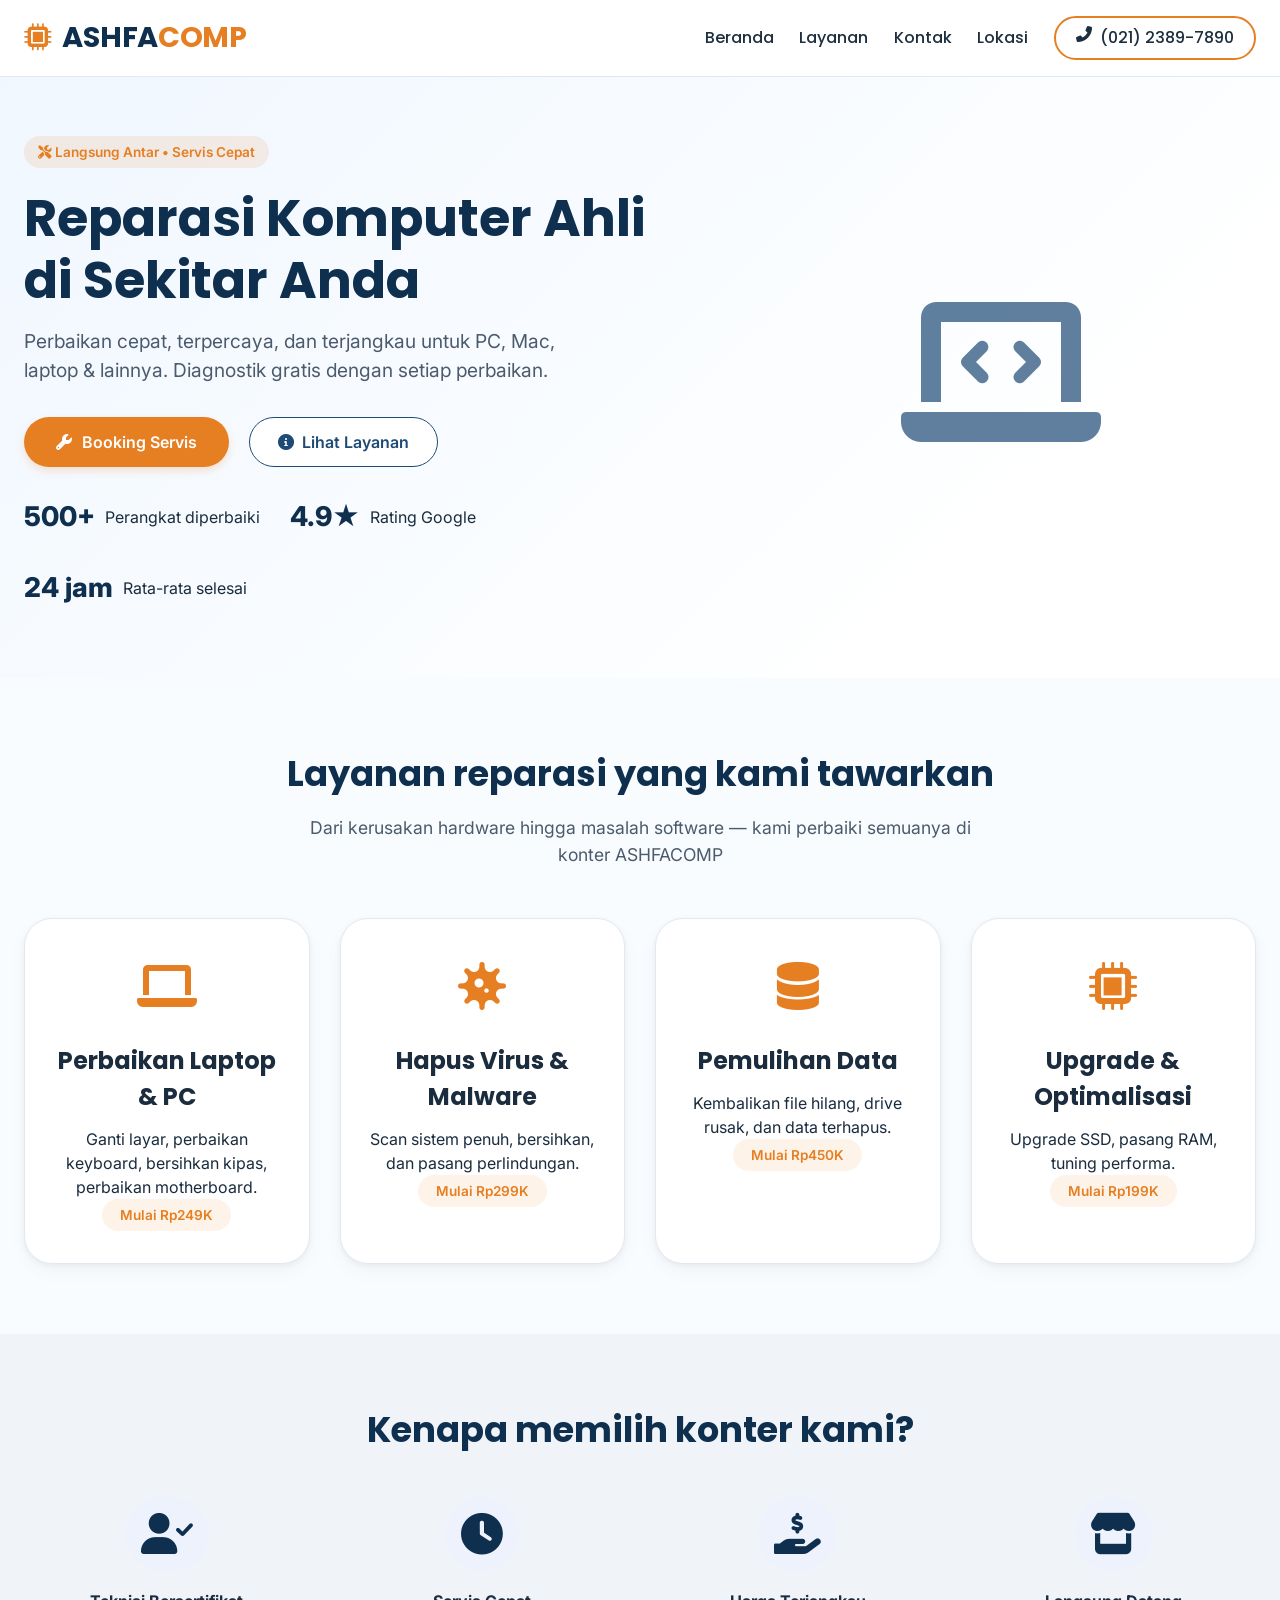
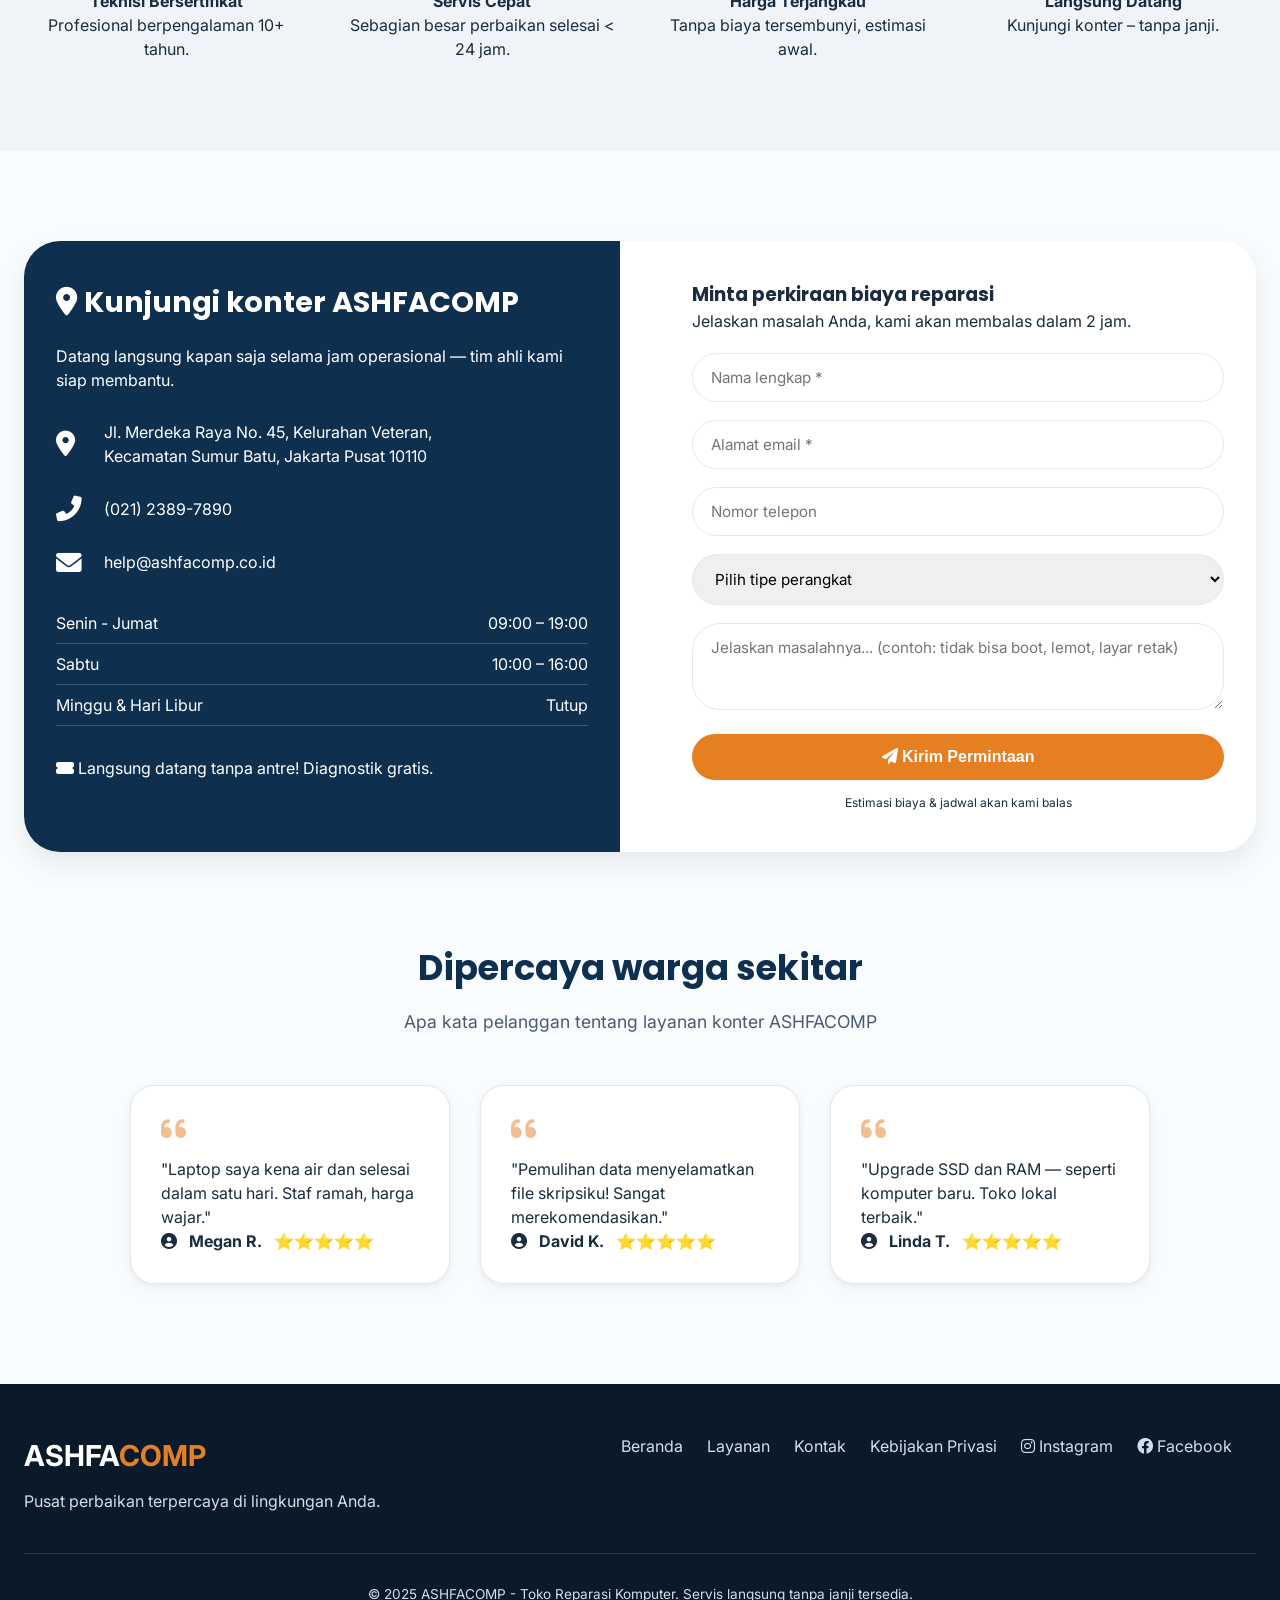
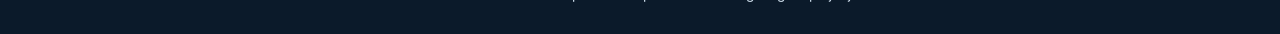
<file: computer_website.html>
<!DOCTYPE html>
<html lang="id">
<head>
  <meta charset="UTF-8">
  <meta name="viewport" content="width=device-width, initial-scale=1.0, user-scalable=yes">
  
  <!-- ================================================================== -->
  <!-- SEO META TAGS - Krusial untuk peringkat di Google & mesin pencari  -->
  <!-- ================================================================== -->
  <title>ASHFACOMP | Reparasi Komputer Profesional di Gemolong</title>
  <meta name="description" content="ASHFACOMP - Reparasi komputer profesional di Jakarta Pusat. Servis laptop, PC, Mac, pemulihan data, upgrade SSD/RAM. Gratis diagnostik, harga terjangkau. Langsung antar tanpa janji. ⭐ 4.9 rating.">
  <meta name="keywords" content="reparasi komputer, service laptop jakarta, perbaikan pc, toko komputer, ASHFACOMP, perbaikan laptop, pemulihan data jakarta, upgrade ssd, virus removal">
  <meta name="author" content="ASHFACOMP">
  <meta name="robots" content="index, follow">
  <meta name="googlebot" content="index, follow">
  <meta name="language" content="Indonesian">
  <meta name="geo.region" content="ID-JK">
  <meta name="geo.placename" content="Jakarta Pusat">
  <meta name="geo.position" content="-6.200000;106.816666">
  <meta name="ICBM" content="-6.200000, 106.816666">
  
  <link rel="canonical" href="https://www.ashfacomp.com/">
  
  <!-- Open Graph / Facebook -->
  <meta property="og:type" content="website">
  <meta property="og:url" content="https://www.ashfacomp.com/">
  <meta property="og:title" content="ASHFACOMP | Reparasi Komputer Profesional di Jakarta">
  <meta property="og:description" content="Servis laptop, PC, Mac, pemulihan data, upgrade SSD/RAM. Gratis diagnostik. Walk-in welcome! ⭐ 4.9 dari 500+ pelanggan.">
  <meta property="og:image" content="https://www.ashfacomp.com/og-image.jpg">
  <meta property="og:image:alt" content="ASHFACOMP Counter Repair Computer">
  <meta property="og:locale" content="id_ID">
  
  <!-- Twitter Card -->
  <meta name="twitter:card" content="summary_large_image">
  <meta name="twitter:title" content="ASHFACOMP | Reparasi Komputer Jakarta">
  <meta name="twitter:description" content="Servis cepat dan terjangkau. Diagnostik gratis. Datang langsung ke konter kami!">
  <meta name="twitter:image" content="https://www.ashfacomp.com/twitter-image.jpg">
  
  <!-- ================================================================== -->
  <!-- STRUCTURED DATA (Schema.org) untuk Local SEO - External file?     -->
  <!-- Sebaiknya JSON-LD tetap di HTML karena Google merekomendasikan    -->
  <!-- inline. Namun jika ingin terpisah, bisa via fetch. Kita biarkan    -->
  <!-- di sini untuk performa SEO terbaik.                                -->
  <!-- ================================================================== -->
  <script type="application/ld+json">
  {
    "@context": "https://schema.org",
    "@type": "ComputerStore",
    "name": "ASHFACOMP",
    "alternateName": "ASHFACOMP Reparasi Komputer",
    "description": "Penyedia layanan reparasi komputer, laptop, dan PC profesional di Jakarta Pusat.",
    "url": "https://www.ashfacomp.com",
    "telephone": "+622123897890",
    "email": "help@ashfacomp.co.id",
    "priceRange": "Rp199.000 - Rp1.500.000",
    "address": {
      "@type": "PostalAddress",
      "streetAddress": "Jl. Merdeka Raya No. 45, Kelurahan Veteran, Kecamatan Sumur Batu",
      "addressLocality": "Jakarta Pusat",
      "addressRegion": "Jakarta",
      "postalCode": "10110",
      "addressCountry": "ID"
    },
    "openingHoursSpecification": [
      {
        "@type": "OpeningHoursSpecification",
        "dayOfWeek": ["Monday", "Tuesday", "Wednesday", "Thursday", "Friday"],
        "opens": "09:00",
        "closes": "19:00"
      },
      {
        "@type": "OpeningHoursSpecification",
        "dayOfWeek": "Saturday",
        "opens": "10:00",
        "closes": "16:00"
      }
    ],
    "aggregateRating": {
      "@type": "AggregateRating",
      "ratingValue": "4.9",
      "reviewCount": "124"
    }
  }
  </script>
  
  <!-- Font Awesome 6 -->
  <link rel="stylesheet" href="https://cdnjs.cloudflare.com/ajax/libs/font-awesome/6.0.0-beta3/css/all.min.css">
  <!-- Google Fonts -->
  <link href="https://fonts.googleapis.com/css2?family=Inter:opsz,wght@14..32,300;400;500;600;700&family=Poppins:wght@500;600;700&display=swap" rel="stylesheet">
  
  <link rel="stylesheet" href="style.css">

</head>
<body>

<!-- ================================================================== -->
<!-- HEADER dengan HAMBURGER BUTTON untuk mobile                         -->
<!-- ================================================================== -->
<header class="header">
  <div class="container">
    <div class="navbar">
      <div class="logo">
        <i class="fas fa-microchip"></i> ASHFA<span>COMP</span>
      </div>
      
      <!-- Desktop Navigation -->
      <div class="nav-links">
        <a href="#home">Beranda</a>
        <a href="#services">Layanan</a>
        <a href="#contact">Kontak</a>
        <a href="#location">Lokasi</a>
        <a href="#" class="btn-outline-call"><i class="fas fa-phone-alt"></i> (021) 2389-7890</a>
      </div>
      
      <!-- Hamburger Button (Mobile Only) -->
      <button class="hamburger" id="hamburgerBtn" aria-label="Menu">
        <span></span>
        <span></span>
        <span></span>
      </button>
    </div>
  </div>
</header>

<!-- Mobile Navigation Menu -->
<div class="mobile-nav" id="mobileNav">
  <a href="#home" class="mobile-nav-link">🏠 Beranda</a>
  <a href="#services" class="mobile-nav-link">🔧 Layanan</a>
  <a href="#contact" class="mobile-nav-link">📞 Kontak</a>
  <a href="#location" class="mobile-nav-link">📍 Lokasi</a>
  <a href="#" class="btn-outline-call-mobile" id="mobileCallBtn"><i class="fas fa-phone-alt"></i> (021) 2389-7890</a>
</div>

<!-- Overlay -->
<div class="menu-overlay" id="menuOverlay"></div>

<main>
  <!-- Hero Section -->
  <section id="home" class="hero">
    <div class="container hero-grid">
      <div class="hero-content">
        <div class="hero-badge"><i class="fas fa-tools"></i> Langsung Antar • Servis Cepat</div>
        <h1>Reparasi Komputer Ahli <br> di Sekitar Anda</h1>
        <p>Perbaikan cepat, terpercaya, dan terjangkau untuk PC, Mac, laptop & lainnya. Diagnostik gratis dengan setiap perbaikan.</p>
        <div class="hero-actions">
          <a href="#contact" class="btn-primary"><i class="fas fa-wrench"></i> Booking Servis</a>
          <a href="#services" class="btn-secondary"><i class="fas fa-info-circle"></i> Lihat Layanan</a>
        </div>
        <div class="hero-stats">
          <div class="stat-item"><span class="stat-number">500+</span> <span>Perangkat diperbaiki</span></div>
          <div class="stat-item"><span class="stat-number">4.9★</span> <span>Rating Google</span></div>
          <div class="stat-item"><span class="stat-number">24 jam</span> <span>Rata-rata selesai</span></div>
        </div>
      </div>
      <div class="hero-image">
        <i class="fas fa-laptop-code" aria-label="Laptop repair illustration"></i>
      </div>
    </div>
  </section>

  <!-- Services Section -->
  <section id="services">
    <div class="container">
      <h2 class="section-title">Layanan reparasi yang kami tawarkan</h2>
      <div class="section-sub">Dari kerusakan hardware hingga masalah software — kami perbaiki semuanya di konter ASHFACOMP</div>
      <div class="services-grid">
        <div class="service-card">
          <div class="service-icon"><i class="fas fa-laptop"></i></div>
          <h3>Perbaikan Laptop & PC</h3>
          <p>Ganti layar, perbaikan keyboard, bersihkan kipas, perbaikan motherboard.</p>
          <span class="price-badge">Mulai Rp249K</span>
        </div>
        <div class="service-card">
          <div class="service-icon"><i class="fas fa-virus"></i></div>
          <h3>Hapus Virus & Malware</h3>
          <p>Scan sistem penuh, bersihkan, dan pasang perlindungan.</p>
          <span class="price-badge">Mulai Rp299K</span>
        </div>
        <div class="service-card">
          <div class="service-icon"><i class="fas fa-database"></i></div>
          <h3>Pemulihan Data</h3>
          <p>Kembalikan file hilang, drive rusak, dan data terhapus.</p>
          <span class="price-badge">Mulai Rp450K</span>
        </div>
        <div class="service-card">
          <div class="service-icon"><i class="fas fa-microchip"></i></div>
          <h3>Upgrade & Optimalisasi</h3>
          <p>Upgrade SSD, pasang RAM, tuning performa.</p>
          <span class="price-badge">Mulai Rp199K</span>
        </div>
      </div>
    </div>
  </section>

  <!-- Why Choose Us -->
  <section style="background: var(--gray-bg);">
    <div class="container">
      <h2 class="section-title">Kenapa memilih konter kami?</h2>
      <div class="whyus-grid">
        <div class="reason"><i class="fas fa-user-check"></i><h4>Teknisi Bersertifikat</h4><p>Profesional berpengalaman 10+ tahun.</p></div>
        <div class="reason"><i class="fas fa-clock"></i><h4>Servis Cepat</h4><p>Sebagian besar perbaikan selesai < 24 jam.</p></div>
        <div class="reason"><i class="fas fa-hand-holding-usd"></i><h4>Harga Terjangkau</h4><p>Tanpa biaya tersembunyi, estimasi awal.</p></div>
        <div class="reason"><i class="fas fa-store"></i><h4>Langsung Datang</h4><p>Kunjungi konter – tanpa janji.</p></div>
      </div>
    </div>
  </section>

  <!-- Contact & Location -->
  <section id="contact">
    <div class="container">
      <div class="contact-row">
        <div class="contact-info">
          <h3><i class="fas fa-map-marker-alt"></i> Kunjungi konter ASHFACOMP</h3>
          <p>Datang langsung kapan saja selama jam operasional — tim ahli kami siap membantu.</p>
          <div class="info-detail"><i class="fas fa-location-dot"></i> <span>Jl. Merdeka Raya No. 45, Kelurahan Veteran,<br>Kecamatan Sumur Batu, Jakarta Pusat 10110</span></div>
          <div class="info-detail"><i class="fas fa-phone-alt"></i> <span>(021) 2389-7890</span></div>
          <div class="info-detail"><i class="fas fa-envelope"></i> <span>help@ashfacomp.co.id</span></div>
          <div class="hours-list">
            <li><span>Senin - Jumat</span><span>09:00 – 19:00</span></li>
            <li><span>Sabtu</span><span>10:00 – 16:00</span></li>
            <li><span>Minggu & Hari Libur</span><span>Tutup</span></li>
          </div>
          <div style="margin-top: 30px;"><i class="fas fa-ticket-alt"></i> Langsung datang tanpa antre! Diagnostik gratis.</div>
        </div>
        <div class="contact-form">
          <h3>Minta perkiraan biaya reparasi</h3>
          <p style="margin-bottom: 20px;">Jelaskan masalah Anda, kami akan membalas dalam 2 jam.</p>
          <form id="repairForm">
            <div class="form-group"><input type="text" placeholder="Nama lengkap *" id="name" required></div>
            <div class="form-group"><input type="email" placeholder="Alamat email *" id="email" required></div>
            <div class="form-group"><input type="tel" placeholder="Nomor telepon" id="phone"></div>
            <div class="form-group">
              <select id="device">
                <option value="">Pilih tipe perangkat</option>
                <option>Laptop (Windows)</option><option>MacBook / iMac</option>
                <option>PC Desktop</option><option>Lainnya / Tidak yakin</option>
              </select>
            </div>
            <div class="form-group"><textarea rows="3" placeholder="Jelaskan masalahnya... (contoh: tidak bisa boot, lemot, layar retak)" id="issue"></textarea></div>
            <button type="submit" class="btn-submit"><i class="fas fa-paper-plane"></i> Kirim Permintaan</button>
            <p style="font-size: 12px; margin-top: 14px; text-align: center;">Estimasi biaya & jadwal akan kami balas</p>
          </form>
        </div>
      </div>
    </div>
  </section>

  <!-- Testimonials -->
  <section style="padding-top: 20px;">
    <div class="container">
      <h2 class="section-title">Dipercaya warga sekitar</h2>
      <div class="section-sub">Apa kata pelanggan tentang layanan konter ASHFACOMP</div>
      <div class="testimonial-grid">
        <div class="testi-card"><i class="fas fa-quote-left"></i><p>"Laptop saya kena air dan selesai dalam satu hari. Staf ramah, harga wajar."</p><div class="client"><i class="fas fa-user-circle"></i> <strong>Megan R.</strong> <span>⭐⭐⭐⭐⭐</span></div></div>
        <div class="testi-card"><i class="fas fa-quote-left"></i><p>"Pemulihan data menyelamatkan file skripsiku! Sangat merekomendasikan."</p><div class="client"><i class="fas fa-user-circle"></i> <strong>David K.</strong> <span>⭐⭐⭐⭐⭐</span></div></div>
        <div class="testi-card"><i class="fas fa-quote-left"></i><p>"Upgrade SSD dan RAM — seperti komputer baru. Toko lokal terbaik."</p><div class="client"><i class="fas fa-user-circle"></i> <strong>Linda T.</strong> <span>⭐⭐⭐⭐⭐</span></div></div>
      </div>
    </div>
  </section>
</main>

<footer class="footer">
  <div class="container">
    <div class="footer-inner">
      <div><div class="footer-logo">ASHFA<span>COMP</span></div><p style="margin-top: 12px;">Pusat perbaikan terpercaya di lingkungan Anda.</p></div>
      <div class="footer-links"><a href="#home">Beranda</a><a href="#services">Layanan</a><a href="#contact">Kontak</a><a href="#">Kebijakan Privasi</a><a href="#"><i class="fab fa-instagram"></i> Instagram</a><a href="#"><i class="fab fa-facebook"></i> Facebook</a></div>
    </div>
    <div class="copyright">© 2025 ASHFACOMP - Toko Reparasi Komputer. Servis langsung tanpa janji tersedia.</div>
  </div>
</footer>

<!-- ================================================================== -->
<!-- JAVASCRIPT EXTERNAL FILE                                           -->
<!-- ================================================================== -->
<script src="script.js"></script>
</body>
</html>
</file>
<file: src/style.css>
/* ========== RESET & VARIABLES ========== */
    * {
      margin: 0;
      padding: 0;
      box-sizing: border-box;
    }

    body {
      font-family: 'Inter', sans-serif;
      background-color: white;
      color: #1A2C3E;
      line-height: 1.5;
      scroll-behavior: smooth;
    }

    .container {
      max-width: 1280px;
      margin: 0 auto;
      padding: 0 24px;
    }


    .container-0 {
      max-width: 1280px;
      margin: 0 auto;
      padding: 0 24px;
      
    }

    :root {
      --primary: #0f2f4f;
      --primary-dark: #091e33;
      --primary-soft: #1e4a76;
      --accent: #e67e22;
      --accent-hover: #cc701d;
      --gray-bg: #f0f4f9;
      --card-white: #ffffff;
      --border-light: #e2e8f0;
      --text-muted: #4b5b6c;
      --shadow-sm: 0 8px 20px rgba(0, 0, 0, 0.03), 0 2px 6px rgba(0, 0, 0, 0.05);
      --shadow-md: 0 12px 28px rgba(0, 0, 0, 0.08);
    }

    h1, h2, h3, .logo, .nav-links a, .btn {
      font-family: 'Poppins', sans-serif;
    }

    /* ========== HEADER & NAVBAR ========== */
    .header {
      background: transparent;
      position: sticky;
      top: 0;
      z-index: 1000;
      box-shadow: 0 0 10px 0 #091e33;
      /* border-bottom: solid 2px rgba(255, 255, 255, 0.2); */
      
      transition: background 0.5s ease, box-shadow 0.5s ease;
    }

    .header.scrolled {
      background: white;
      /* backdrop-filter: blur(154px);
      -webkit-backdrop-filter: blur(12px); */
      box-shadow: 0 0 6px #091e33;
    }

    .navbar {
      background: transparent;
      display: flex;
      align-items: center;
      justify-content: space-between;
      flex-wrap: wrap;
      padding: 1rem 0;
      border: none;
    }

    .logo {
      font-size: 1.8rem;
      font-weight: 700;
      color: var(--primary);
      letter-spacing: -0.3px;
    }
    .logo span {
      color: var(--accent);
    }
    .logo i {
      font-size: 1.7rem;
      margin-right: 6px;
      color: var(--accent);
    }
  
    /* DESKTOP NAVIGATION */
    .nav-links {
      display: flex;
      gap: clamp(0.1rem, 2vw, 2rem);
      align-items: center;
      flex-wrap: wrap;
      /* font-size: clamp(); */
    }

    .nav-links a {
      text-decoration: none;
      font-weight: 500;
      color: #1e2f3f;
      transition: color 0.2s;
    }

    .nav-links a.nav:hover {
      color: rgb(255, 255, 255);
      transition: color 0.2s ease;
    } 

    .header.scrolled .nav-links a.nav:hover {
      color: var(--accent);
    }

    .wa {
      font-size: 1.5rem;
    }

    .btn-outline-call {
      display: inline-flex;
      background: transparent;
      border: 2px solid var(--primary-soft);
      padding: 8px 20px;
      border-radius: 40px;
      font-weight: 600;
      color: var(--accent);
      transition: all 10s;

    }

    .header.scrolled .btn-outline-call{
      border: 2px solid var(--accent);
    }

    .btn-outline-call i {
      margin-right: 8px;
    }
    .btn-outline-call:hover {
      background: var(--primary-soft);
      color: white;
    }

    .header.scrolled .btn-outline-call:hover {
      border: 2px solid var(--accent);
      background: var(--accent)
    }

    /* ========== HAMBURGER MENU (MOBILE) ========== */
    .hamburger {
      display: none;
      flex-direction: column;
      cursor: pointer;
      gap: 5px;
      background: transparent;
      border: none;
      padding: 8px;
      z-index: 11101;
    }

    .hamburger span {
      width: 28px;
      height: 3px;
      background-color: var(--primary);
      border-radius: 4px;
      transition: all 0.3s ease;
    }

    .hamburger.active span:nth-child(1) {
      transform: rotate(45deg) translate(5px, 6px);
    }
    .hamburger.active span:nth-child(2) {
      opacity: 0;
    }
    .hamburger.active span:nth-child(3) {
      transform: rotate(-45deg) translate(5px, -6px);
    }



    .mobile-nav {
      position: fixed;
      top: 0;
      right: -100%;
      width: 100%;
      max-width: 3690px;
      height: 100vh;
      background: white;
      box-shadow: -5px 0 30px rgba(0,0,0,0.15);
      z-index: 999;
      padding: 90px 30px 40px;
      transition: right 0.3s ease-in-out;
      display: flex;
      flex-direction: column;
      gap: 4px;
    }
    
    .mobile-nav.active {
      right: 0;
    }

    .mobile-nav a {
      text-decoration: none;
      font-size: 1.3rem;
      font-weight: 600;
      color: var(--primary);
      padding: 12px 0;
      border-bottom: 1px solid var(--border-light);
      transition: color 0.2s;
      font-family: 'Poppins', sans-serif;
      text-align: center;
    }

    

    .mobile-nav a:hover {
      color: var(--accent);
    }

    .mobile-nav .btn-outline-call-mobile {
      margin-top: 0px;
      background: transparent;
      border: 2px solid var(--accent);
      width: 100%;
      padding: 12px 20px;
      border-radius: 40px;
      font-weight: 600;
      color: var(--accent);
      text-align: center;
      display: inline-block;
    }

    .mobile-nav .btn-outline-call-mobile:hover {
      color: white;
    }

    .icon-wa {
      padding-right: 12px;
      height: 100%;
    }
    .mobile-nav .btn-outline-call-mobile:hover {
      background: var(--accent);
    }

    .menu-overlay {
      position: fixed;
      top: 0;
      left: 0;
      width: 100%;
      height: 100%;
      background: rgba(0,0,0,0.5);
      z-index: 900;
      opacity: 0;
      visibility: hidden;
      transition: all 0.3s ease;
    }

    .menu-overlay.active {
      opacity: 1;
      visibility: visible;
    }

    /* ========== BUTTONS ========== */
    .btn-primary {
      background: var(--accent);
      color: white;
      border: none;
      padding: 12px 32px;
      border-radius: 40px;
      font-weight: 600;
      font-size: 1rem;
      cursor: pointer;
      transition: all 0.25s;
      display: inline-flex;
      align-items: center;
      gap: 10px;
      text-decoration: none;
      box-shadow: 0 4px 8px rgba(230, 126, 34, 0.2);
    }
    .btn-primary:hover {
      background: var(--accent-hover);
      transform: translateY(-2px);
    }
    .btn-secondary {
      background: white;
      border: 1.5px solid var(--primary-soft);
      color: var(--primary-soft);
      padding: 12px 28px;
      border-radius: 40px;
      font-weight: 600;
      transition: all 0.2s;
      display: inline-flex;
      align-items: center;
      gap: 8px;
      text-decoration: none;
    }
    .btn-secondary:hover {
      background: var(--gray-bg);
      border-color: var(--accent);
      color: var(--accent);
    }

    /* ========== hero mobile section ========== */
    
    .hero-mobile {
      display: none;;
    }

    /* ========== HERO SECTION ========== */
    .hero {
      margin-top: -4.7rem;
      padding: 135px 0 70px 0;
      background: linear-gradient(135deg, #f0f7ff 0%, #6eaaea 80%);
    }
    .hero-grid {
      display: flex;
      flex-wrap: wrap;
      align-items: center;
      gap: 40px;
    }
    .hero-content {
      flex: 1.2;
    }
    .hero-badge {
      background: rgba(230, 126, 34, 0.12);
      display: inline-block;
      padding: 6px 14px;
      border-radius: 30px;
      font-size: 0.85rem;
      font-weight: 600;
      color: var(--accent);
      margin-bottom: 20px;
    }
    .hero-content h1 {
      font-size: 3.2rem;
      line-height: 1.2;
      font-weight: 700;
      color: var(--primary);
      margin-bottom: 1rem;
    }
    .hero-content p {
      font-size: 1.2rem;
      color: var(--text-muted);
      margin-bottom: 2rem;
      max-width: 550px;
    }
    .hero-stats {
      display: flex;
      gap: 30px;
      margin-top: 30px;
      flex-wrap: wrap;
    }
    .stat-item {
      display: flex;
      align-items: center;
      gap: 10px;
    }
    .stat-number {
      font-weight: 800;
      font-size: 1.7rem;
      color: var(--primary);
    }
    .hero-actions {
      display: flex;
      gap: 20px;
      flex-wrap: wrap;
    }
    .hero-image {
      flex: 0.9;
      text-align: center;
      
    }
 
    .hero-image div img {
      display: block;
      position: relative;
      overflow: hidden;
      aspect-ratio: 1/1;
      height: 100%;
      width: 100%;   
      border-radius: 50px;
      object-fit: cover;
    }

    /* ========== SECTIONS ========== */
    section {
      padding: 70px 0;
    }
    .section-title {
      text-align: center;
      font-size: 2.2rem;
      font-weight: 700;
      color: var(--primary);
      margin-bottom: 14px;
    }
    .section-sub {
      text-align: center;
      color: var(--text-muted);
      max-width: 680px;
      margin: 0 auto 50px auto;
      font-size: 1.1rem;
    }

    /* Services Cards */
    .services-grid {
      display: grid;
      justify-content: center;
      grid-template-columns: repeat(4, 1fr);
      gap: 30px;
    }

    /* .services-grid {
  display: flex;
  flex-wrap: wrap;
  justify-content: center;
  gap: 30px;
}

.service-card {
  flex: 0 1 270px;
} */



    .service-card {
      background: var(--card-white);
      border-radius: 28px;
      padding: 32px 24px;
      text-align: center;
      transition: all 0.3s ease;
      box-shadow: var(--shadow-sm);
      border: 1px solid var(--border-light);
    }
    .service-card:hover {
      transform: translateY(-8px);
      box-shadow: var(--shadow-md);
    }
    .service-icon {
      font-size: 3rem;
      color: var(--accent);
      margin-bottom: 20px;
    }
    .service-card h3 {
      font-size: 1.5rem;
      margin-bottom: 12px;
    }
    .price-badge {
      background: #fef3e8;
      display: inline-block;
      padding: 6px 18px;
      border-radius: 40px;
      font-weight: 600;
      font-size: 0.85rem;
      color: var(--accent);
    }

    /* Why Us */
    .whyus-grid {
      display: grid;
      grid-template-columns: repeat(4, 1fr);
      gap: 30px;
      margin-top: 20px;
    }
    .reason {
      text-align: center;
      padding: 20px 10px;
    }
    .reason i {
      font-size: 2.6rem;
      background: #eef2fc;
      padding: 16px;
      border-radius: 60px;
      color: var(--primary);
      margin-bottom: 18px;
    }

    /* Contact Row */
    .contact-row {
      display: flex;
      flex-wrap: wrap;
      gap: 40px;
      background: white;
      border-radius: 36px;
      box-shadow: var(--shadow-md);
      overflow: hidden;
      margin-top: 20px;
    }
    .contact-info {
      flex: 1;
      background: var(--primary);
      color: white;
      padding: 40px 32px;
    }
    .contact-info h3 {
      font-size: 1.8rem;
      margin-bottom: 20px;
    }
    .info-detail {
      margin: 28px 0;
      display: flex;
      gap: 16px;
      align-items: center;
    }
    .info-detail i {
      font-size: 1.6rem;
      width: 32px;
    }

    .addres {
      text-decoration: none;
      color: white;
    }

    .addres:visited {
      color: red;
    }
    
    .addres:hover {
      color: rgb(249, 217, 217);
    }

    .addres:active {
      color: white;
    }
    
    .hours-list {
      list-style: none;
      margin-top: 12px;
    }

    .hours-list li {
      display: flex;
      justify-content: space-between;
      padding: 8px 0;
      border-bottom: 1px solid rgba(255,255,255,0.2);
    }
    .contact-form {
      flex: 1;
      padding: 40px 32px;
      background: white;
    }
    .form-group {
      margin-bottom: 18px;
    }
    .form-group input, .form-group select, .form-group textarea {
      width: 100%;
      padding: 14px 18px;
      border: 1px solid var(--border-light);
      border-radius: 28px;
      font-family: 'Inter', sans-serif;
      font-size: 0.95rem;
    }
    .form-group input:focus, .form-group textarea:focus {
      outline: none;
      border-color: var(--accent);
      box-shadow: 0 0 0 3px rgba(230,126,34,0.1);
    }
    .btn-submit {
      background: var(--accent);
      width: 100%;
      border: none;
      padding: 14px;
      font-weight: 700;
      font-size: 1rem;
      border-radius: 40px;
      color: white;
      cursor: pointer;
    }

    /* Testimonials */
    .testimonial-grid {
      display: flex;
      flex-wrap: wrap;
      gap: 30px;
      justify-content: center;
    }
    .testi-card {
      background: white;
      display: flex;
      flex-direction: column;
      border-radius: 24px;
      padding: 30px;
      width: 320px;
      box-shadow: var(--shadow-sm);
      border: 1px solid var(--border-light);
    }

    .testi-card p {
      flex: 1;
    }
    .testi-card i.fa-quote-left {
      color: var(--accent);
      opacity: 0.5;
      font-size: 1.8rem;
      margin-bottom: 12px;
    }

    .client {
      display: grid;
      align-items: center;
      gap: 1px;
      padding-top: 12px;
      justify-content: center;
    }

    .client strong {
      text-align: center;
    }

    .client span {
      text-align: center;
    }

    /* Footer */
    .footer {
      background: #0b1a2a;
      color: #cfdfed;
      padding: 50px 0 30px;
      margin-top: 30px;
    }
    .footer-inner {
      display: flex;
      justify-content: space-between;
      flex-wrap: wrap;
      gap: 40px;
      margin-bottom: 40px;
    }
    .footer-logo {
      font-size: 1.8rem;
      font-weight: 700;
      color: white;
    }
    .footer-logo span {
      color: var(--accent);
    }
    .footer-links a {
      color: #cfdfed;
      text-decoration: none;
      margin-right: 24px;
      transition: color 0.2s;
    }
    .footer-links a:hover {
      color: var(--accent);
    }
    .copyright {
      text-align: center;
      border-top: 1px solid #1f3a4c;
      padding-top: 30px;
      font-size: 0.85rem;
    }

    /* ========== RESPONSIVE ========== */
    @media (max-width: 825px) {
      .nav-links {
        display: none;
      }
      .hamburger {
        display: flex;
      }
      .hero-content {
        display: flex;
        flex-direction: column;
        align-items: center;
      }
      .hero-content h1 {
        font-size: 2.4rem;
        text-align: center;
      }

      .hero-content p {
        text-align: center;
      }

      .section-title {
        font-size: 1.9rem;
      }

      .hero {
        display: none;
      }

      .hero-mobile {
      display: block;
       margin-top: -4.7rem;
      padding: 135px 0 70px 0;
      background: linear-gradient(135deg,  #f0f7ff 0%, #6eaaea 80%);
      }


      .hero-image {
        display: flex;
        justify-content: center;
      }

     .hero-image div img {
      display: block;
      position: relative;
      overflow: hidden;
      aspect-ratio: 1/1;
      
      width: min(22rem, (100vw - 48px));   
      border-radius: 50px;
      object-fit: cover;
    }

    .hero-actions {
      display: flex;
      justify-content: center;
      padding-top: 32px;
            
    }

    .services-grid {
      display: grid;
      justify-content: center;
      grid-template-columns: repeat(2, 1fr);
      gap: 20px;
    }

    .whyus-grid {
      display: grid;
      grid-template-columns: repeat(2, 1fr);
      gap: 30px;
      margin-top: 20px;
    }

    .stat-item {
      display: grid;
    }

      .contact-row {
        flex-direction: column;
      
      }

    }

    
    @media (max-width: 640px) {
      .nav-links {
        display: none;
      }
      .hamburger {
        display: flex;
      }
      .hero-content {
        display: flex;
        flex-direction: column;
        align-items: center;
      }
      .hero-content h1 {
        font-size: 2.4rem;
        text-align: center;
      }

      .hero-content p {
        text-align: center;
      }

      .section-title {
        font-size: 1.9rem;
      }

      .hero {
        display: none;
      }

      .hero-mobile {
      display: block;
       margin-top: -4.7rem;
      padding: 135px 0 70px 0;
      background: linear-gradient(135deg,  #f0f7ff 0%, #6eaaea 80%);
      }


      .hero-image {
        display: flex;
        justify-content: center;
      }

     .hero-image div img {
      display: block;
      position: relative;
      overflow: hidden;
      aspect-ratio: 1/1;
      
      width: min(22rem, (100vw - 48px));   
      border-radius: 50px;
      object-fit: cover;
    }

    .hero-actions {
      display: flex;
      justify-content: center;
      padding-top: 32px;
            
    }

    .hero-stats {
      display: flex;
      justify-content: center;;
    }

    .stat-item {
      text-align: center;
    }

    .stat-number {
      text-align: center;
    }

      .contact-row {
        flex-direction: column;
      
      }

       .services-grid {
      display: grid;
      justify-content: center;
      grid-template-columns: repeat(2, 1fr);
      gap: 20px;
    }

    .whyus-grid {
      display: grid;
      grid-template-columns: repeat(2, 1fr);
      gap: 30px;
      margin-top: 20px;
    }

    }


    @media (max-width: 580px) {
      .nav-links {
        display: none;
      }
      .hamburger {
        display: flex;
      }

      .hero-content {
        display: flex;
        flex-direction: column;
        align-items: stretch;
      }

      .hero-actions {
        display: flex;
        flex-direction: column;
        align-items: stretch;
      }


      /* .hero-actions a {
        width: 100%;
      } */

      .btn-primary {
        margin-top: 1.5rem;
      }
      .btn-primary, .btn-secondary {
        justify-content: center;
      }

      .hero {
        display: none;
      }

      .hero-mobile {
      display: block;
       margin-top: -4.7rem;
      padding: 135px 0 70px 0;
      background: linear-gradient(135deg,  #f0f7ff 0%, #6eaaea 80%);
      }

       .services-grid {
      display: grid;
      justify-content: center;
      grid-template-columns: repeat(1,1fr);
      gap: 10px;
    }

    .whyus-grid {
      display: grid;
      grid-template-columns: repeat(1, 1fr);
      gap: 30px;
      margin-top: 10px;
    }

    }

    @media (max-width:374px) {
      header div .navbar .logo {
        font-size: 1.4rem;
        font-weight: 750;
      }

      .hero-mobile {
      display: block;
       margin-top: -7rem;
      padding: 135px 0 70px 0;
      background: linear-gradient(135deg,  #f0f7ff 0%, #6eaaea 80%);
      }

      .hours-list li {
        flex-direction: column;
      }
  
    }
</file>
<file: style.css>
/* ========== RESET & VARIABLES ========== */
    * {
      margin: 0;
      padding: 0;
      box-sizing: border-box;
    }

    body {
      font-family: 'Inter', sans-serif;
      background-color: #f9fcff;
      color: #1A2C3E;
      line-height: 1.5;
      scroll-behavior: smooth;
    }

    .container {
      max-width: 1280px;
      margin: 0 auto;
      padding: 0 24px;
    }

    :root {
      --primary: #0f2f4f;
      --primary-dark: #091e33;
      --primary-soft: #1e4a76;
      --accent: #e67e22;
      --accent-hover: #cc701d;
      --gray-bg: #f0f4f9;
      --card-white: #ffffff;
      --border-light: #e2e8f0;
      --text-muted: #4b5b6c;
      --shadow-sm: 0 8px 20px rgba(0, 0, 0, 0.03), 0 2px 6px rgba(0, 0, 0, 0.05);
      --shadow-md: 0 12px 28px rgba(0, 0, 0, 0.08);
    }

    h1, h2, h3, .logo, .nav-links a, .btn {
      font-family: 'Poppins', sans-serif;
    }

    /* ========== HEADER & NAVBAR ========== */
    .header {
      background: white;
      box-shadow: 0 1px 0 var(--border-light);
      position: sticky;
      top: 0;
      z-index: 1000;
    }

    .navbar {
      display: flex;
      align-items: center;
      justify-content: space-between;
      flex-wrap: wrap;
      padding: 1rem 0;
    }

    .logo {
      font-size: 1.8rem;
      font-weight: 700;
      color: var(--primary);
      letter-spacing: -0.3px;
    }
    .logo span {
      color: var(--accent);
    }
    .logo i {
      font-size: 1.7rem;
      margin-right: 6px;
      color: var(--accent);
    }
  
    /* DESKTOP NAVIGATION */
    .nav-links {
      display: flex;
      gap: clamp(0.1rem, 2vw, 2rem);
      align-items: center;
      flex-wrap: wrap;
      /* font-size: clamp(); */
    }

    .nav-links a {
      text-decoration: none;
      font-weight: 500;
      color: #1e2f3f;
      transition: color 0.2s;
    }

    .nav-links a.nav:hover {
      color: var(--accent);
    } 

    .wa {
      font-size: 1.5rem;
    }

    .btn-outline-call {
      display: inline-flex;
      background: transparent;
      border: 2px solid var(--accent);
      padding: 8px 20px;
      border-radius: 40px;
      font-weight: 600;
      color: var(--accent);
      transition: all 10s;

    }

    .btn-outline-call i {
      margin-right: 8px;
    }
    .btn-outline-call:hover {
      background: var(--accent);
      color: white;
    }

    /* ========== HAMBURGER MENU (MOBILE) ========== */
    .hamburger {
      display: none;
      flex-direction: column;
      cursor: pointer;
      gap: 5px;
      background: transparent;
      border: none;
      padding: 8px;
      z-index: 1001;
    }

    .hamburger span {
      width: 28px;
      height: 3px;
      background-color: var(--primary);
      border-radius: 4px;
      transition: all 0.3s ease;
    }

    .hamburger.active span:nth-child(1) {
      transform: rotate(45deg) translate(5px, 6px);
    }
    .hamburger.active span:nth-child(2) {
      opacity: 0;
    }
    .hamburger.active span:nth-child(3) {
      transform: rotate(-45deg) translate(5px, -6px);
    }

    .mobile-nav {
      position: fixed;
      top: 0;
      right: -100%;
      width: 80%;
      max-width: 320px;
      height: 100vh;
      background: white;
      box-shadow: -5px 0 30px rgba(0,0,0,0.15);
      z-index: 999;
      padding: 90px 30px 40px;
      transition: right 0.3s ease-in-out;
      display: flex;
      flex-direction: column;
      gap: 24px;
    }

    .mobile-nav.active {
      right: 0;
    }

    .mobile-nav a {
      text-decoration: none;
      font-size: 1.3rem;
      font-weight: 600;
      color: var(--primary);
      padding: 12px 0;
      border-bottom: 1px solid var(--border-light);
      transition: color 0.2s;
      font-family: 'Poppins', sans-serif;
    }

    .mobile-nav a:hover {
      color: var(--accent);
    }

    .mobile-nav .btn-outline-call-mobile {
      margin-top: 20px;
      background: transparent;
      border: 2px solid var(--accent);
      padding: 12px 20px;
      border-radius: 40px;
      font-weight: 600;
      color: var(--accent);
      text-align: center;
      display: inline-block;
    }

    .menu-overlay {
      position: fixed;
      top: 0;
      left: 0;
      width: 100%;
      height: 100%;
      background: rgba(0,0,0,0.5);
      z-index: 998;
      opacity: 0;
      visibility: hidden;
      transition: all 0.3s ease;
    }

    .menu-overlay.active {
      opacity: 1;
      visibility: visible;
    }

    /* ========== BUTTONS ========== */
    .btn-primary {
      background: var(--accent);
      color: white;
      border: none;
      padding: 12px 32px;
      border-radius: 40px;
      font-weight: 600;
      font-size: 1rem;
      cursor: pointer;
      transition: all 0.25s;
      display: inline-flex;
      align-items: center;
      gap: 10px;
      text-decoration: none;
      box-shadow: 0 4px 8px rgba(230, 126, 34, 0.2);
    }
    .btn-primary:hover {
      background: var(--accent-hover);
      transform: translateY(-2px);
    }
    .btn-secondary {
      background: white;
      border: 1.5px solid var(--primary-soft);
      color: var(--primary-soft);
      padding: 12px 28px;
      border-radius: 40px;
      font-weight: 600;
      transition: all 0.2s;
      display: inline-flex;
      align-items: center;
      gap: 8px;
      text-decoration: none;
    }
    .btn-secondary:hover {
      background: var(--gray-bg);
      border-color: var(--accent);
      color: var(--accent);
    }

    /* ========== HERO SECTION ========== */
    .hero {
      padding: 60px 0 70px 0;
      background: linear-gradient(135deg, #f0f7ff 0%, #ffffff 80%);
    }
    .hero-grid {
      display: flex;
      flex-wrap: wrap;
      align-items: center;
      gap: 40px;
    }
    .hero-content {
      flex: 1.2;
    }
    .hero-badge {
      background: rgba(230, 126, 34, 0.12);
      display: inline-block;
      padding: 6px 14px;
      border-radius: 30px;
      font-size: 0.85rem;
      font-weight: 600;
      color: var(--accent);
      margin-bottom: 20px;
    }
    .hero-content h1 {
      font-size: 3.2rem;
      line-height: 1.2;
      font-weight: 700;
      color: var(--primary);
      margin-bottom: 1rem;
    }
    .hero-content p {
      font-size: 1.2rem;
      color: var(--text-muted);
      margin-bottom: 2rem;
      max-width: 550px;
    }
    .hero-stats {
      display: flex;
      gap: 30px;
      margin-top: 30px;
      flex-wrap: wrap;
    }
    .stat-item {
      display: flex;
      align-items: center;
      gap: 10px;
    }
    .stat-number {
      font-weight: 800;
      font-size: 1.7rem;
      color: var(--primary);
    }
    .hero-actions {
      display: flex;
      gap: 20px;
      flex-wrap: wrap;
    }
    .hero-image {
      flex: 0.9;
      text-align: center;
    }
    .hero-image i {
      font-size: 10rem;
      color: var(--primary-soft);
      opacity: 0.7;
    }

    /* ========== SECTIONS ========== */
    section {
      padding: 70px 0;
    }
    .section-title {
      text-align: center;
      font-size: 2.2rem;
      font-weight: 700;
      color: var(--primary);
      margin-bottom: 14px;
    }
    .section-sub {
      text-align: center;
      color: var(--text-muted);
      max-width: 680px;
      margin: 0 auto 50px auto;
      font-size: 1.1rem;
    }

    /* Services Cards */
    .services-grid {
      display: grid;
      grid-template-columns: repeat(auto-fit, minmax(270px, 1fr));
      gap: 30px;
    }
    .service-card {
      background: var(--card-white);
      border-radius: 28px;
      padding: 32px 24px;
      text-align: center;
      transition: all 0.3s ease;
      box-shadow: var(--shadow-sm);
      border: 1px solid var(--border-light);
    }
    .service-card:hover {
      transform: translateY(-8px);
      box-shadow: var(--shadow-md);
    }
    .service-icon {
      font-size: 3rem;
      color: var(--accent);
      margin-bottom: 20px;
    }
    .service-card h3 {
      font-size: 1.5rem;
      margin-bottom: 12px;
    }
    .price-badge {
      background: #fef3e8;
      display: inline-block;
      padding: 6px 18px;
      border-radius: 40px;
      font-weight: 600;
      font-size: 0.85rem;
      color: var(--accent);
    }

    /* Why Us */
    .whyus-grid {
      display: grid;
      grid-template-columns: repeat(auto-fit, minmax(200px, 1fr));
      gap: 30px;
      margin-top: 20px;
    }
    .reason {
      text-align: center;
      padding: 20px 10px;
    }
    .reason i {
      font-size: 2.6rem;
      background: #eef2fc;
      padding: 16px;
      border-radius: 60px;
      color: var(--primary);
      margin-bottom: 18px;
    }

    /* Contact Row */
    .contact-row {
      display: flex;
      flex-wrap: wrap;
      gap: 40px;
      background: white;
      border-radius: 36px;
      box-shadow: var(--shadow-md);
      overflow: hidden;
      margin-top: 20px;
    }
    .contact-info {
      flex: 1;
      background: var(--primary);
      color: white;
      padding: 40px 32px;
    }
    .contact-info h3 {
      font-size: 1.8rem;
      margin-bottom: 20px;
    }
    .info-detail {
      margin: 28px 0;
      display: flex;
      gap: 16px;
      align-items: center;
    }
    .info-detail i {
      font-size: 1.6rem;
      width: 32px;
    }

    .addres {
      text-decoration: none;
      color: white;
    }

    .addres:visited {
      color: red;
    }
    
    .addres:hover {
      color: rgb(249, 217, 217);
    }

    .addres:active {
      color: white;
    }
    
    .hours-list {
      list-style: none;
      margin-top: 12px;
    }

    .hours-list li {
      display: flex;
      justify-content: space-between;
      padding: 8px 0;
      border-bottom: 1px solid rgba(255,255,255,0.2);
    }
    .contact-form {
      flex: 1;
      padding: 40px 32px;
      background: white;
    }
    .form-group {
      margin-bottom: 18px;
    }
    .form-group input, .form-group select, .form-group textarea {
      width: 100%;
      padding: 14px 18px;
      border: 1px solid var(--border-light);
      border-radius: 28px;
      font-family: 'Inter', sans-serif;
      font-size: 0.95rem;
    }
    .form-group input:focus, .form-group textarea:focus {
      outline: none;
      border-color: var(--accent);
      box-shadow: 0 0 0 3px rgba(230,126,34,0.1);
    }
    .btn-submit {
      background: var(--accent);
      width: 100%;
      border: none;
      padding: 14px;
      font-weight: 700;
      font-size: 1rem;
      border-radius: 40px;
      color: white;
      cursor: pointer;
    }

    /* Testimonials */
    .testimonial-grid {
      display: flex;
      flex-wrap: wrap;
      gap: 30px;
      justify-content: center;
    }
    .testi-card {
      background: white;
      border-radius: 24px;
      padding: 30px;
      width: 320px;
      box-shadow: var(--shadow-sm);
      border: 1px solid var(--border-light);
    }
    .testi-card i.fa-quote-left {
      color: var(--accent);
      opacity: 0.5;
      font-size: 1.8rem;
      margin-bottom: 12px;
    }
    .client {
      display: flex;
      align-items: center;
      gap: 12px;
    }

    /* Footer */
    .footer {
      background: #0b1a2a;
      color: #cfdfed;
      padding: 50px 0 30px;
      margin-top: 30px;
    }
    .footer-inner {
      display: flex;
      justify-content: space-between;
      flex-wrap: wrap;
      gap: 40px;
      margin-bottom: 40px;
    }
    .footer-logo {
      font-size: 1.8rem;
      font-weight: 700;
      color: white;
    }
    .footer-logo span {
      color: var(--accent);
    }
    .footer-links a {
      color: #cfdfed;
      text-decoration: none;
      margin-right: 24px;
      transition: color 0.2s;
    }
    .footer-links a:hover {
      color: var(--accent);
    }
    .copyright {
      text-align: center;
      border-top: 1px solid #1f3a4c;
      padding-top: 30px;
      font-size: 0.85rem;
    }

    /* ========== RESPONSIVE ========== */
    @media (max-width: 800px) {
      .nav-links {
        display: none;
      }
      .hamburger {
        display: flex;
      }
      .hero-content h1 {
        font-size: 2.4rem;
      }
      .section-title {
        font-size: 1.9rem;
      }
      .hero-image i {
        font-size: 6rem;
      }
      .contact-row {
        flex-direction: column;
      }
    }
    @media (max-width: 580px) {
      .hero-actions {
        flex-direction: column;
        align-items: stretch;
      }
      .btn-primary, .btn-secondary {
        justify-content: center;
      }
    }
</file>
